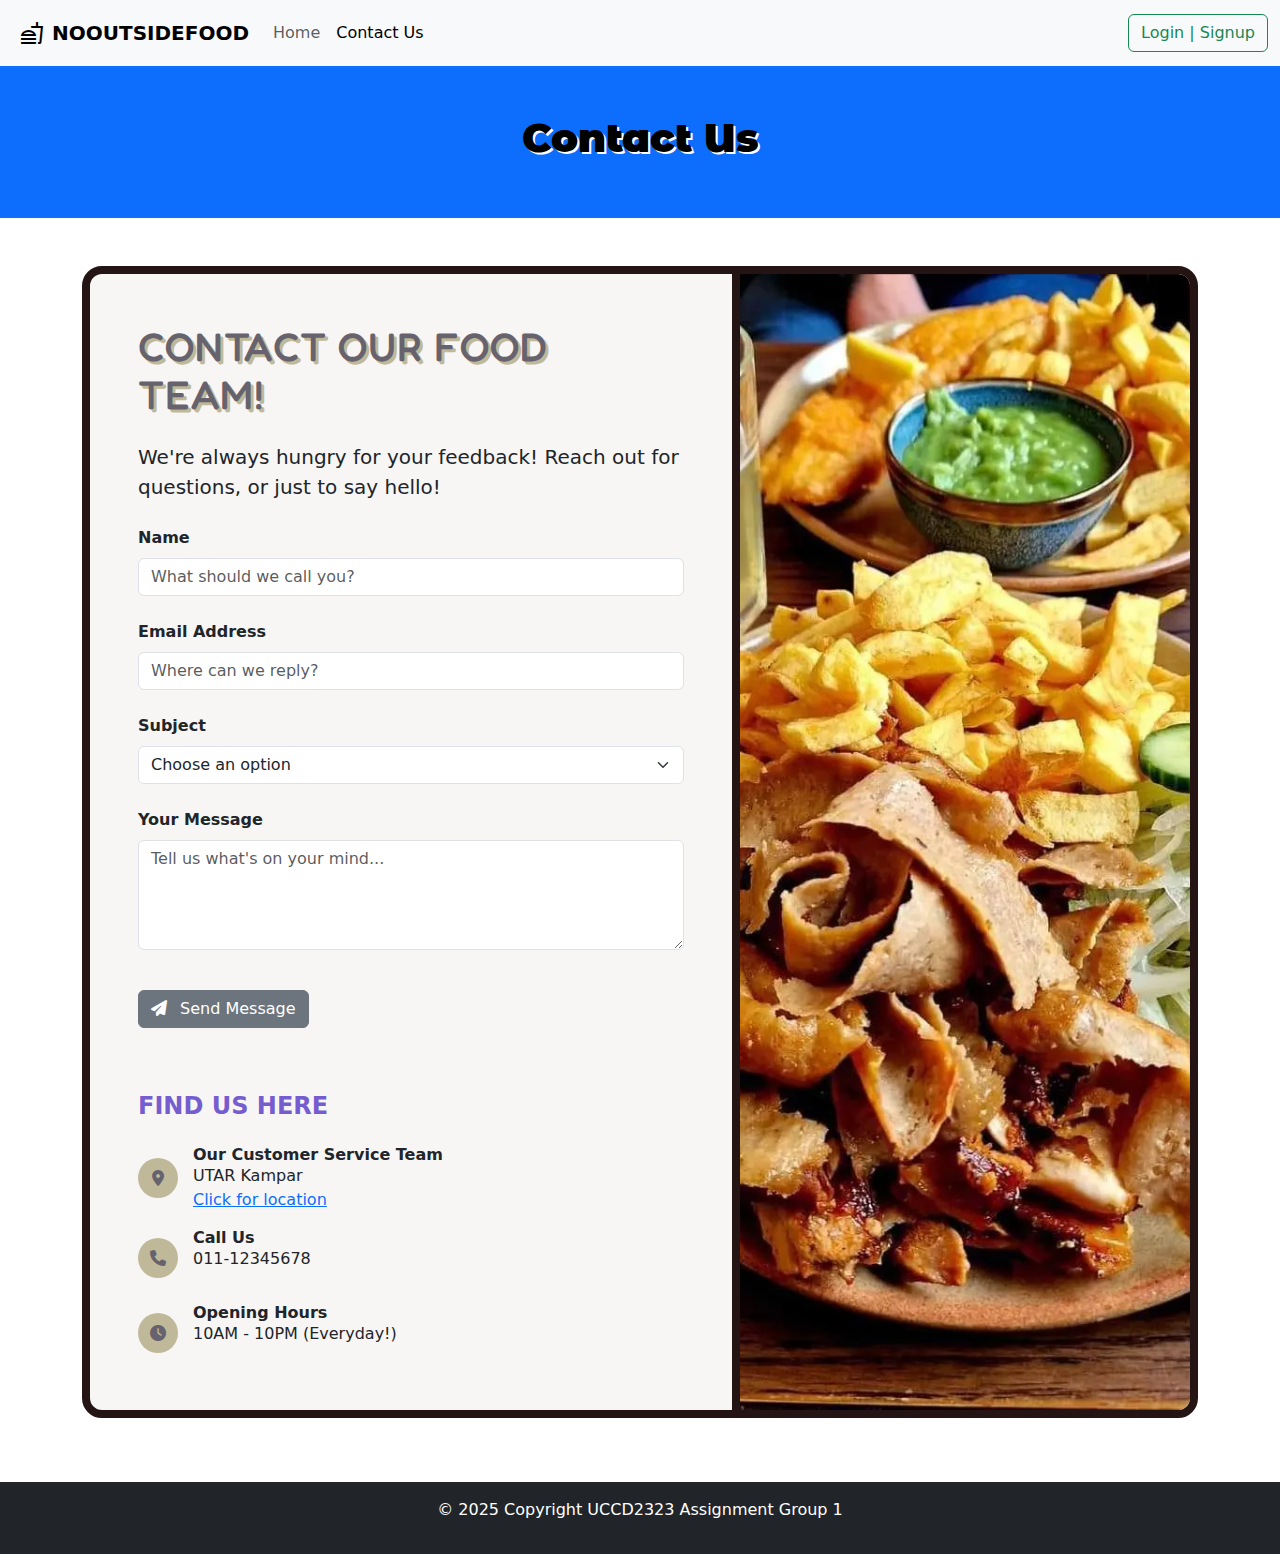
<file: ContactUs.html>
<!DOCTYPE html>
<html lang="en">

<head>
    <!--Meta Element-->
    <meta charset="UTF-8">
    <meta name="viewport" content="width=device-width, initial-scale=1.0">
    <meta name="author" content="Tan Yu Keat">

    <title>Contact Us</title>

    <!--CSS File-->
    <link rel="stylesheet" href="ContactUs/ContactUs.css">

    <!-- Bootstrap CSS -->
    <link rel="stylesheet" href="https://cdn.jsdelivr.net/npm/bootstrap@5.3.2/dist/css/bootstrap.min.css">

    <!--Google Icon-->
    <link rel="stylesheet" href="https://fonts.googleapis.com/css2?family=Material+Symbols+Outlined:opsz,wght,FILL,GRAD@24,400,0,0&icon_names=fastfood" />

     <!-- Font Awesome -->
    <link rel="stylesheet" href="https://cdnjs.cloudflare.com/ajax/libs/font-awesome/6.4.0/css/all.min.css">
    
    <!-- Google Fonts - Playful street food style -->
    <link href="https://fonts.googleapis.com/css2?family=Fredoka+One&family=Poppins:wght@400;600;700&display=swap"rel="stylesheet">
    
</head>

<body>
    <!--Navigation Bar-->
    <nav class="navbar navbar-expand-lg navbar-light bg-light">
        <div class="container-fluid">
            <a href="#" class="navbar-brand d-flex align-items-center" id="mainIcon">
                <span class="material-symbols-outlined m-2">fastfood</span>
                <strong>NOOUTSIDEFOOD</strong>
            </a>
            <button class="navbar-toggler" type="button" data-bs-toggle="collapse" data-bs-target="#navbarNav"
                aria-controls="navbarNav" aria-expanded="false" aria-label="Toggle navigation">
                <span class="navbar-toggler-icon"></span>
            </button>
            <div class="collapse navbar-collapse" id="navbarNav">
                <ul class="navbar-nav me-auto mb-2 mb-lg-0">
                    <li class="nav-item">
                        <a class="nav-link" aria-current="page" href="index.html">Home</a>
                    </li>
                    <li class="nav-item">
                        <a class="nav-link active" aria-current="page" href="#">Contact Us</a>
                    </li>
                </ul>
                <ul class="navbar-nav">
                    <li class="nav-item">
                        <button class="btn btn-outline-success" onclick="location.assign('userAuth/userAuth.html')">Login | Signup</button>
                    </li>
                </ul>
            </div>
        </div>
    </nav>

    <!--Header-->
    <header class="bg-primary text-white text-center py-5">
        <h1 class="headerTitle">Contact Us</h1>
    </header>

    <!-- Content Section -->
    <section>
        <div class="container py-5">
            <div class="contact-container">
                <div class="row g-0">
                    <!-- Left Column - Contact Form -->
                    <div class="col-lg-7 p-5">
                        <h1 class="header-title mb-4">CONTACT OUR FOOD TEAM!</h1>

                        <p class="lead mb-4">We're always hungry for your feedback! Reach out for questions, or just to say hello!</p>

                        <form action="mailto:anye050112@gmail.com" method="POST">
                            <div class="mb-4">
                                <label for="name" class="form-label fw-bold">Name</label>
                                <input type="text" class="form-control" name="name" placeholder="What should we call you?"
                                    required>
                            </div>
                            <div class="mb-4">
                                <label for="email" class="form-label fw-bold">Email Address</label>
                                <input type="email" class="form-control" name="email" placeholder="Where can we reply?"
                                    required>
                            </div>
                            <div class="mb-4">
                                <label for="subject" class="form-label fw-bold">Subject</label>
                                <select class="form-select" name="subject">
                                    <option selected>Choose an option</option>
                                    <option>Partnership</option>
                                    <option>General</option>
                                </select>
                            </div>
                            <div class="mb-4">
                                <label for="message" class="form-label fw-bold">Your Message</label>
                                <textarea class="form-control" name="message" rows="4"
                                    placeholder="Tell us what's on your mind..." required></textarea>
                            </div>
                            <button type="submit" class="btn btn-secondary mt-3">
                                <i class="fas fa-paper-plane me-2"></i> Send Message
                            </button>
                        </form>

                        <div class="contact-info mt-5 pt-3">
                            <h4 class="mb-4 fw-bold" style="color: var(--accent);">FIND US HERE</h4>
                            <div class="d-flex align-items-center mb-3">
                                <div class="contact-icon">
                                    <i class="fas fa-map-marker-alt"></i>
                                </div>
                                <div>
                                    <h6 class="mb-0 fw-bold">Our Customer Service Team</h6>
                                    <p class="mb-0">UTAR Kampar </p>
                                    <a href="https://maps.app.goo.gl/23PKrZxwWhbeuCRe6">Click for location</a>
                                </div>
                            </div>
                            <div class="d-flex align-items-center mb-3">
                                <div class="contact-icon">
                                    <i class="fas fa-phone"></i>
                                </div>
                                <div>
                                    <h6 class="mb-0 fw-bold">Call Us</h6>
                                    <p>011-12345678</p>
                                </div>
                            </div>
                            <div class="d-flex align-items-center">
                                <div class="contact-icon">
                                    <i class="fas fa-clock"></i>
                                </div>
                                <div>
                                    <h6 class="mb-0 fw-bold">Opening Hours</h6>
                                    <p>10AM - 10PM (Everyday!)</p>
                                </div>
                            </div>
                        </div>
                    </div>

                    <!-- Right Column - Image -->
                    <div class="col-lg-5 d-none d-lg-block">
                        <div class="contact-image h-100"></div>
                    </div>
                </div>
            </div>
        </div>
    </section>

    <!--Page footer-->
    <footer class="text-white mt-3 py-3 bg-dark text-center">
        <div class="container-fluid ">
            <p class="d-5">&copy; 2025 Copyright UCCD2323 Assignment Group 1</p>
        </div>
    </footer>

    <!-- Bootstrap JS -->
    <script src="https://cdn.jsdelivr.net/npm/bootstrap@5.3.0/dist/js/bootstrap.bundle.min.js"></script>
</body>


</html>
</file>
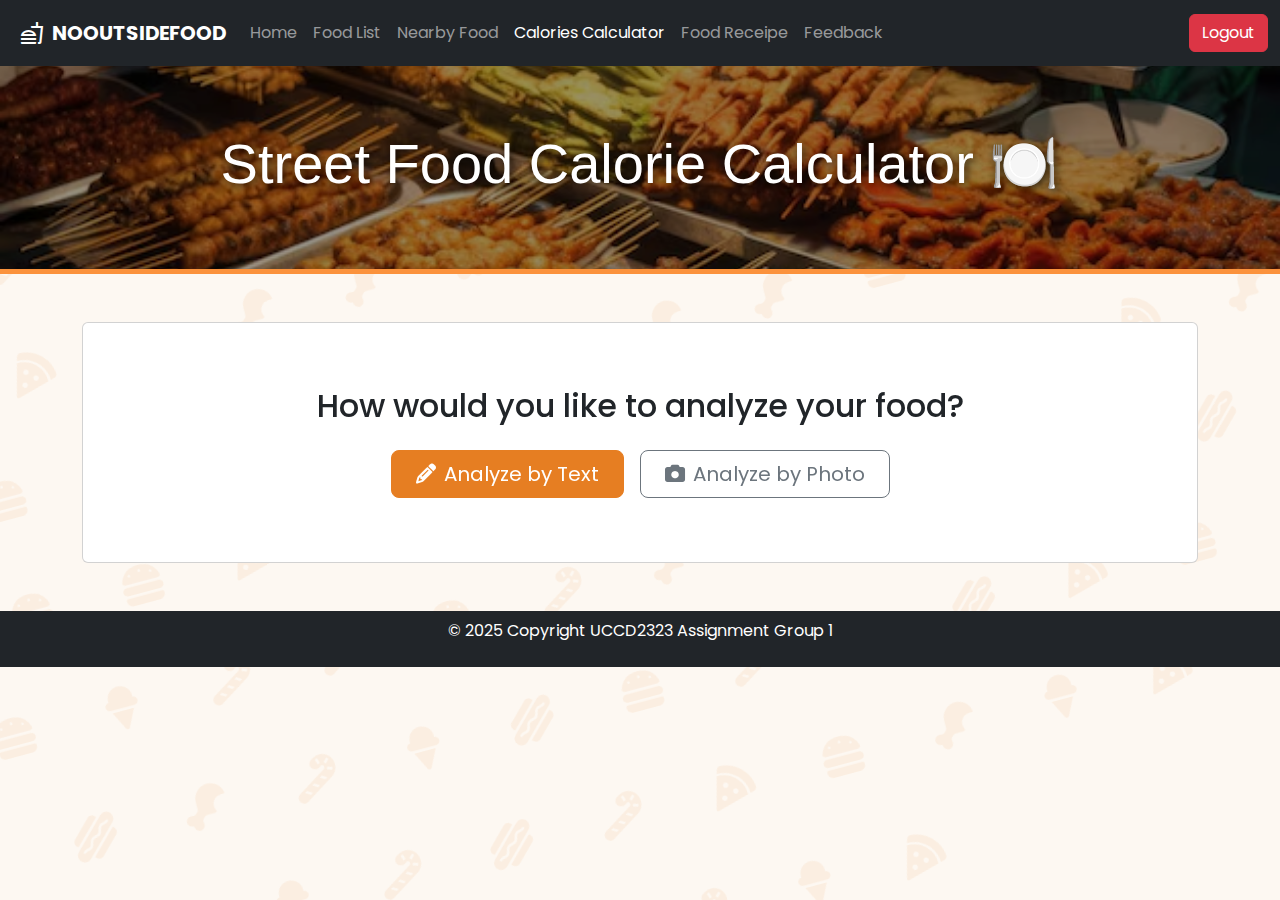
<file: caloriesCalculator/caloriesCalculator.html>
<!DOCTYPE html>
<html lang="en">

<head>
    <!-- Standard meta tags for character set and responsive design -->
    <meta charset="UTF-8">

    <link rel="icon" type="image/svg+xml" href="https://camo.githubusercontent.com/13cf29fb7159a77be6809717b70ebbf783dabecf12f5174e6dfe4c102f2e485e/68747470733a2f2f63646e2d69636f6e732d706e672e666c617469636f6e2e636f6d2f3531322f343130382f343130383832342e706e67" />
    
    <meta name="author" content="Cheah Jing Yik">
    
    <meta name="viewport" content="width=device-width, initial-scale=1.0">
    <title>Street Food Calorie Calculator - Explore Street Food</title>

    <!-- External Stylesheets -->
    <link href="https://cdn.jsdelivr.net/npm/bootstrap@5.3.2/dist/css/bootstrap.min.css" rel="stylesheet">

    <!-- Custom styles -->
    <link rel="stylesheet" href="calories-styles.css"> 

    <!-- Google Font Poppins -->
    <link href="https://fonts.googleapis.com/css2?family=Poppins:wght@400;600;700;800&display=swap" rel="stylesheet">

    <!-- Custom font -->
    <link rel="stylesheet" href="https://cdnjs.cloudflare.com/ajax/libs/font-awesome/6.1.1/css/all.min.css">

    <!--Google Icon-->
    <link rel="stylesheet" href="https://fonts.googleapis.com/css2?family=Material+Symbols+Outlined:opsz,wght,FILL,GRAD@24,400,0,0&icon_names=fastfood" />

    <!-- ADDED: Style to hide all image elements in results -->
    <style>
        .result-thumb,
        .candidate-card img,
        .history-item img,
        .history-thumb {
            display: none !important;
        }
    </style>
</head>

<body>
    <!--Navigation Bar-->
    <nav class="navbar navbar-expand-lg navbar-dark bg-dark">
        <div class="container-fluid">
            <a href="#" class="navbar-brand d-flex align-items-center" id="mainIcon">
                <span class="material-symbols-outlined m-2">fastfood</span>
                <strong>NOOUTSIDEFOOD</strong>
            </a>
            <button class="navbar-toggler" type="button" data-bs-toggle="collapse" data-bs-target="#navbarNav"
                aria-controls="navbarNav" aria-expanded="false" aria-label="Toggle navigation">
                <span class="navbar-toggler-icon"></span>
            </button>
            <div class="collapse navbar-collapse" id="navbarNav">
                <ul class="navbar-nav me-auto mb-2 mb-lg-0">
                    <li class="nav-item">
                        <a class="nav-link" aria-current="page" href="../userMain/userMain.html">Home</a>
                    </li>
                    <li class="nav-item">
                        <a class="nav-link" aria-current="page" href="../foodList/foodList.html">Food List</a>
                    </li>
                    <li class="nav-item">
                        <a class="nav-link" aria-current="page" href="../NearbyFood/NearbyFood.html">Nearby Food</a>
                    </li>
                    <li class="nav-item">
                        <a class="nav-link active" aria-current="page" href="#">Calories Calculator</a>
                    </li>
                    <li class="nav-item">
                        <a class="nav-link" aria-current="page" href="../foodRecipe/foodRecipe.html">Food Receipe</a>
                    </li>
                    <li class="nav-item">
                        <a class="nav-link" aria-current="page" href="../feedback/feedback.html">Feedback</a>
                    </li>
                </ul>
                <ul class="navbar-nav">
                    <li class="nav-item">
                        <button class="btn btn-danger" id="logoutButton">Logout</button>
                    </li>
                </ul>
            </div>
        </div>
    </nav>
    
    <!-- This empty div is the container for the animated food icon background. -->
    <div id="iconBackground" aria-hidden="true"></div>

    <!-- Main container for all visible content, centered on the page -->
    <header class="animated-header">
        <h1>Street Food Calorie Calculator 🍽️</h1>
    </header>
    <div class="container my-5">

        <main>
            <!-- Section 1: Initial Choice (Analyze by Text or Photo) -->
            <div id="choiceSection" class="card p-4 p-md-5 text-center">
                <div class="card-body">
                    <h2 class="card-title mb-4">How would you like to analyze your food?</h2>
                    <div class="d-grid gap-3 d-sm-flex justify-content-sm-center">
                        <button id="chooseTextBtn" class="btn btn-primary btn-lg px-4 gap-3"><i
                                class="fas fa-pencil-alt me-2"></i>Analyze by Text</button>
                        <button id="chooseImageBtn" class="btn btn-outline-secondary btn-lg px-4"><i
                                class="fas fa-camera me-2"></i>Analyze by Photo</button>
                    </div>
                </div>
            </div>

            <!-- Section 2: Text Analyzer -->
            <div id="textAnalyzerSection" class="analyzer-container" style="display: none;">
                <button class="btn btn-sm btn-outline-secondary back-btn mb-3"><i class="fas fa-arrow-left"></i> Back to
                    Choices</button>
                <div class="card p-4">
                    <div class="input-section">
                        <textarea id="textInput" class="form-control" rows="3"
                            placeholder="e.g., '1 plate of char kway teow' or 'a bowl of laksa'"></textarea>
                        <div class="d-grid gap-2 mt-3">
                            <button id="analyzeTextBtn" class="btn btn-success">Analyze Text</button>
                        </div>
                    </div>
                    <div class="results-section mt-4">
                        <h2 class="h4">Nutritional Analysis</h2>
                        <div id="textResultsContent">
                            <p class="text-muted">Enter a description to get started!</p>
                        </div>
                        <div id="allCaloriesList" class="list-group mt-3" style="display: none;"></div>
                        <div id="textLoader" class="loader" style="display: none;"></div>
                    </div>
                    <!-- Social media sharing links -->
                    <div id="socialShareContainer" class="social-share-container mt-4 pt-3 border-top"
                        style="display: none;">
                        <h3 class="h6">Share this finding!</h3>
                        <div class="social-icons">
                            <a id="shareTwitter" href="#" target="_blank" class="social-icon twitter"><i
                                    class="fab fa-twitter"></i></a>
                            <a id="shareFacebook" href="#" target="_blank" class="social-icon facebook"><i
                                    class="fab fa-facebook-f"></i></a>
                        </div>
                    </div>
                </div>
            </div>

            <!-- Section 3: Image Analyzer -->
            <div id="imageAnalyzerSection" class="analyzer-container" style="display: none;">
                <button class="btn btn-sm btn-outline-secondary back-btn mb-3"><i class="fas fa-arrow-left"></i> Back to
                    Choices</button>
                <div class="card p-4">
                    <div class="upload-section text-center">
                        <input type="file" id="imageUpload" accept="image/*" class="d-none">
                        <label for="imageUpload" class="btn btn-outline-primary w-100 mb-3">
                            <i class="fas fa-camera me-2"></i>Choose a Photo
                        </label>
                        <div class="image-preview-container border rounded bg-light">
                            <img id="imagePreview"
                                src="[data-uri]"
                                alt="Image preview" class="image-preview img-fluid">
                            <span id="imagePreviewText" class="text-muted">Your food photo will appear here</span>
                        </div>
                        <div class="d-grid mt-3">
                            <button id="analyzePhotoBtn" class="btn btn-success">Analyse Photo</button>
                        </div>
                    </div>
                    <div class="results-section mt-4">
                        <h2 class="h4">Nutritional Analysis</h2>
                        <div id="imageResultsContent">
                            <p class="text-muted">Upload an image to see the magic happen!</p>
                        </div>
                        <div id="imageLoader" class="loader" style="display: none;"></div>
                    </div>
                </div>
            </div>

            <!-- Section 4: History -->
            <div id="historyContainer" class="mt-5" style="display: none;">
                <h2>Your Recent History</h2>
                <div id="historyList" class="list-group"></div>
                <button id="clearHistoryBtn" class="btn btn-danger mt-3">Clear History</button>
            </div>
        </main>
    </div>

    <!--Page footer-->
    <footer class="text-white bg-dark text-center">
        <div class="container-fluid py-2">
            <p class="d-5">&copy; 2025 Copyright UCCD2323 Assignment Group 1</p>
        </div>
    </footer>

    <!-- JQuery CDN -->
    <script src="https://ajax.googleapis.com/ajax/libs/jquery/3.7.1/jquery.min.js"></script>
    <!-- Bootstrap JS -->
    <script src="https://cdn.jsdelivr.net/npm/bootstrap@5.3.0/dist/js/bootstrap.bundle.min.js"></script>
    <!-- JavaScript File -->
    <script src="../logout.js"></script>
    <script src="calories-script.js"></script>

    <!-- All Gemini API logic is self-contained in this script block -->
    <script type="module">
        import { GoogleGenerativeAI } from "https://esm.run/@google/generative-ai";

        // --- 1. CONFIGURATION ---
        const API_KEY = "AIzaSyCmqgL6gMwSx11ZPlLauSjowgxfPt5w9G4"; // <-- IMPORTANT: Replace with your actual Gemini API key

        // --- 2. GEMINI INITIALIZATION ---
        const genAI = new GoogleGenerativeAI(API_KEY);
        const model = genAI.getGenerativeModel({ model: "gemini-1.5-flash" });

        // --- 3. HELPER FUNCTIONS ---
        async function fileToGenerativePart(file) {
            const base64EncodedDataPromise = new Promise((resolve) => {
                const reader = new FileReader();
                reader.onloadend = () => resolve(reader.result.split(',')[1]);
                reader.readAsDataURL(file);
            });
            return {
                inlineData: { data: await base64EncodedDataPromise, mimeType: file.type },
            };
        }

        async function getAiAnalysis(textQuery, imagePart = null) {
            const prompt = `
                You are a nutritional information expert for a street food calorie calculator app.
                Your task is to provide nutritional data for the user's query.
                Your response MUST be a single, valid JSON object and nothing else.

                **Response Rules:**

                1.  **SINGLE RESULT**: If confident, return a JSON object like this (DO NOT include an 'image' field):
                    {
                      "name": "Nasi Lemak",
                      "calories": 400,
                      "protein": "20g",
                      "carbohydrates": "45g",
                      "fat": "16g",
                      "servingSize": "1 plate"
                    }

                2.  **MULTIPLE CANDIDATES**: If the query is ambiguous (e.g., "curry"), return a "candidates" array. Each object must follow the same structure as a single result (no 'image' field).
                    {
                      "candidates": [
                        { "name": "Curry Mee", ... },
                        { "name": "Roti Canai", ... }
                      ]
                    }

                3.  **NO MATCH**: If no data is found, return this exact object:
                    {
                      "error": "Sorry, I couldn't find nutritional data for that. Please try a different food."
                    }

                **User Query:** "${textQuery}"
            `;

            const contents = imagePart ? [prompt, imagePart] : [prompt];
            const result = await model.generateContent(contents);
            const responseText = await result.response.text();

            const cleanedJsonString = responseText.replace(/```json/g, '').replace(/```/g, '').trim();

            try {
                return JSON.parse(cleanedJsonString);
            } catch (e) {
                console.error("JSON Parsing Error:", e, "Raw response:", cleanedJsonString);
                return { error: "The AI returned an invalid response. Please try again." };
            }
        }

        // --- 4. EVENT HANDLERS ---
        $(document).ready(function () {
            const textInput = $('#textInput');
            const textResultsContent = $('#textResultsContent');
            const textLoader = $('#textLoader');
            const imageUpload = $('#imageUpload');
            const imageResultsContent = $('#imageResultsContent');
            const imageLoader = $('#imageLoader');

            function processApiResponse(data, $resultsContainer) {
                if (data.error) {
                    $resultsContainer.html(`<p class="text-warning text-center mt-3">${data.error}</p>`);
                } else if (data.candidates) {
                    window.displayCandidates(data.candidates, $resultsContainer);
                } else if (data.name) {
                    window.displayResults(data, $resultsContainer);
                    window.saveToHistory(data);
                } else {
                    $resultsContainer.html('<p class="text-danger text-center mt-3">The AI returned an unexpected response format.</p>');
                }
            }

            $('#analyzeTextBtn').off('click').on('click', async function () {
                const query = textInput.val().trim();
                if (!query) {
                    alert("Please enter a food name or description.");
                    return;
                }
                textResultsContent.html('');
                textLoader.show();
                $('#socialShareContainer').hide();
                try {
                    const data = await getAiAnalysis(query);
                    processApiResponse(data, textResultsContent);
                } catch (error) {
                    console.error("Gemini API Error (Text):", error);
                    textResultsContent.html('<p class="text-danger text-center mt-3">An error occurred while contacting the AI. Please check the console.</p>');
                } finally {
                    textLoader.hide();
                }
            });

            $('#analyzePhotoBtn').off('click').on('click', async function () {
                const files = imageUpload[0].files;
                if (files.length === 0) {
                    alert("Please choose a photo to analyze.");
                    return;
                }
                imageResultsContent.html('');
                imageLoader.show();
                try {
                    const imagePart = await fileToGenerativePart(files[0]);
                    const data = await getAiAnalysis("the food in the image", imagePart);
                    processApiResponse(data, imageResultsContent);
                } catch (error) {
                    console.error("Gemini API Error (Image):", error);
                    imageResultsContent.html('<p class="text-danger text-center mt-3">An error occurred while contacting the AI. Please check the console.</p>');
                } finally {
                    imageLoader.hide();
                }
            });
        });
    </script>

</body>


</html>
</file>
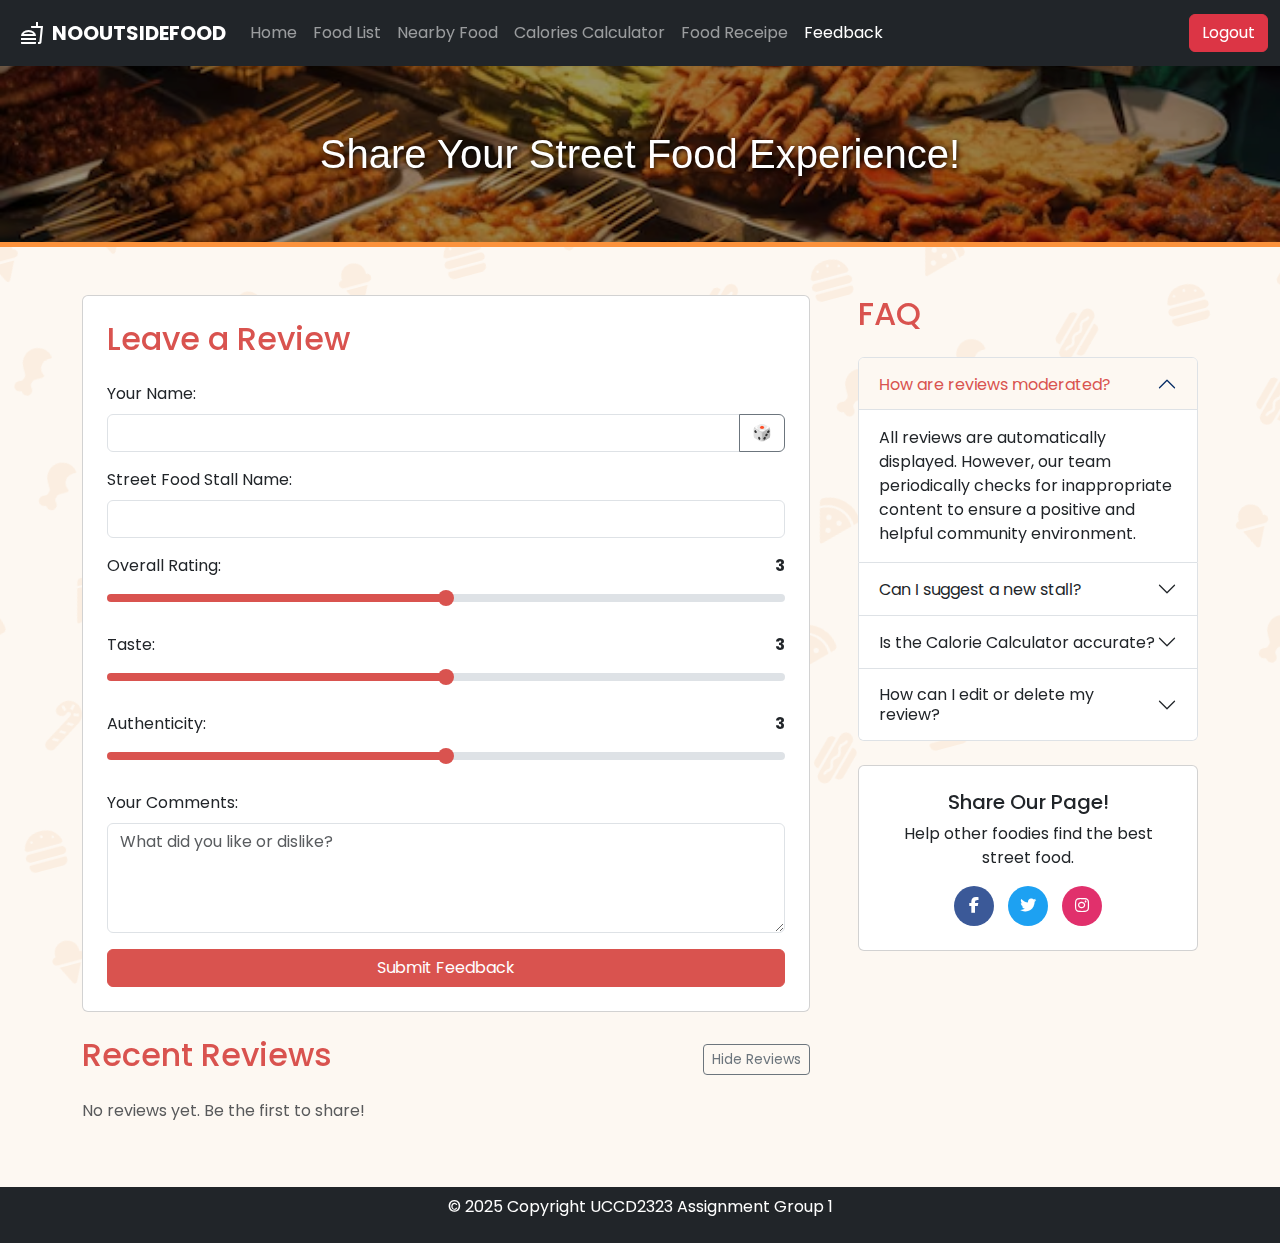
<file: feedback/feedback.html>
<!DOCTYPE html>
<html lang="en">

<head>
    <meta charset="UTF-8">
    <meta name="viewport" content="width=device-width, initial-scale=1.0">
    <title>Feedback - Explore Street Food</title>

    <!-- Bootstrap CSS v5.3.7 -->
    <link rel="stylesheet" href="https://cdn.jsdelivr.net/npm/bootstrap@5.3.7/dist/css/bootstrap.min.css">

    <!-- Custom CSS -->
    <link rel="stylesheet" href="feedback-styles.css">

   <!-- Google Font Poppins -->
    <link href="https://fonts.googleapis.com/css2?family=Poppins:wght@400;600;700;800&display=swap" rel="stylesheet">

    <!--Google Icon-->
    <link rel="stylesheet" href="https://fonts.googleapis.com/css2?family=Material+Symbols+Outlined:opsz,wght,FILL,GRAD@24,400,0,0&icon_names=fastfood" />

    <!-- Font Awesome -->
    <link rel="stylesheet" href="https://cdnjs.cloudflare.com/ajax/libs/font-awesome/6.4.0/css/all.min.css">
</head>

<body>
    <!--Navigation Bar-->
    <nav class="navbar navbar-expand-lg navbar-dark bg-dark">
        <div class="container-fluid">
            <a href="#" class="navbar-brand d-flex align-items-center" id="mainIcon">
                <span class="material-symbols-outlined m-2">fastfood</span>
                <strong>NOOUTSIDEFOOD</strong>
            </a>
            <button class="navbar-toggler" type="button" data-bs-toggle="collapse" data-bs-target="#navbarNav"
                aria-controls="navbarNav" aria-expanded="false" aria-label="Toggle navigation">
                <span class="navbar-toggler-icon"></span>
            </button>
            <div class="collapse navbar-collapse" id="navbarNav">
                <ul class="navbar-nav me-auto mb-2 mb-lg-0">
                    <li class="nav-item">
                        <a class="nav-link" aria-current="page" href="../userMain/userMain.html">Home</a>
                    </li>
                    <li class="nav-item">
                        <a class="nav-link" aria-current="page" href="../foodList/foodList.html">Food List</a>
                    </li>
                    <li class="nav-item">
                        <a class="nav-link" aria-current="page" href="../NearbyFood/NearbyFood.html">Nearby Food</a>
                    </li>
                    <li class="nav-item">
                        <a class="nav-link" aria-current="page" href="../caloriesCalculator/caloriesCalculator.html">Calories Calculator</a>
                    </li>
                    <li class="nav-item">
                        <a class="nav-link" aria-current="page" href="../foodRecipe/foodRecipe.html">Food Receipe</a>
                    </li>
                    <li class="nav-item">
                        <a class="nav-link active" aria-current="page" href="#">Feedback</a>
                    </li>
                </ul>
                <ul class="navbar-nav">
                    <li class="nav-item">
                        <button class="btn btn-danger" id="logoutButton">Logout</button>
                    </li>
                </ul>
            </div>
        </div>
    </nav>

    <div id="navbar-placeholder"></div>
    <!-- This empty div is the container for the animated food icon background. -->
    <div id="iconBackground" aria-hidden="true"></div>

    <header class="animated-header">
        <h1>Share Your Street Food Experience!</h1>
        <div class="falling food" id="foodContainer"></div>
    </header>

    <div class="container my-5">
        <div class="row g-5">
            <!-- Left Column: Form and Reviews -->
            <div class="col-lg-8">
                <div class="form-container card p-4 mb-4">
                    <h2 class="mb-4">Leave a Review</h2>
                    <form id="feedbackForm">
                        <div class="mb-3">
                            <label for="userName" class="form-label">Your Name:</label>
                            <div class="input-group">
                                <input type="text" id="userName" class="form-control" required>
                                <button class="btn btn-outline-secondary" type="button" id="randomUserBtn"
                                    title="Get a random name">🎲</button>
                            </div>
                        </div>
                        <div class="mb-3">
                            <label for="stallName" class="form-label">Street Food Stall Name:</label>
                            <input type="text" id="stallName" class="form-control" required>
                        </div>
                        <div class="mb-3">
                            <div class="d-flex justify-content-between">
                                <label for="rating" class="form-label">Overall Rating:</label>
                                <output for="rating" class="fw-bold">3</output>
                            </div>
                            <input type="range" id="rating" class="form-range" min="1" max="5" value="3">
                        </div>
                        <div class="mb-3">
                            <div class="d-flex justify-content-between">
                                <label for="taste" class="form-label">Taste:</label>
                                <output for="taste" class="fw-bold">3</output>
                            </div>
                            <input type="range" id="taste" class="form-range" min="1" max="5" value="3">
                        </div>
                        <div class="mb-3">
                            <div class="d-flex justify-content-between">
                                <label for="authenticity" class="form-label">Authenticity:</label>
                                <output for="authenticity" class="fw-bold">3</output>
                            </div>
                            <input type="range" id="authenticity" class="form-range" min="1" max="5" value="3">
                        </div>
                        <div class="mb-3">
                            <label for="comments" class="form-label">Your Comments:</label>
                            <textarea id="comments" class="form-control" rows="4"
                                placeholder="What did you like or dislike?" required></textarea>
                        </div>
                        <button type="submit" class="btn btn-primary w-100">Submit Feedback</button>
                    </form>
                </div>

                <div class="feedback-display-container">
                    <div class="d-flex justify-content-between align-items-center mb-3">
                        <h2>Recent Reviews</h2>
                        <button id="toggleReviewsBtn" class="btn btn-sm btn-outline-secondary">Hide Reviews</button>
                    </div>
                    <div id="feedback-list">
                        <p class="text-muted">No reviews yet. Be the first to share!</p>
                    </div>
                </div>
            </div>

            <!-- Right Column: FAQ -->
            <div class="col-lg-4">
                <div class="faq-container">
                    <h2 class="mb-4">FAQ</h2>
                    <div class="accordion" id="faqAccordion">
                        <div class="accordion-item">
                            <h2 class="accordion-header">
                                <button class="accordion-button" type="button" data-bs-toggle="collapse"
                                    data-bs-target="#collapseOne" aria-expanded="true" aria-controls="collapseOne">
                                    How are reviews moderated?
                                </button>
                            </h2>
                            <div id="collapseOne" class="accordion-collapse collapse show"
                                data-bs-parent="#faqAccordion">
                                <div class="accordion-body">
                                    All reviews are automatically displayed. However, our team periodically checks for
                                    inappropriate content to ensure a positive and helpful community environment.
                                </div>
                            </div>
                        </div>
                        <div class="accordion-item">
                            <h2 class="accordion-header">
                                <button class="accordion-button collapsed" type="button" data-bs-toggle="collapse"
                                    data-bs-target="#collapseTwo" aria-expanded="false" aria-controls="collapseTwo">
                                    Can I suggest a new stall?
                                </button>
                            </h2>
                            <div id="collapseTwo" class="accordion-collapse collapse" data-bs-parent="#faqAccordion">
                                <div class="accordion-body">
                                    Absolutely! While this form is for reviews, you can use our main 'Contact Us' page
                                    to suggest new stalls. We love hearing about hidden gems!
                                </div>
                            </div>
                        </div>
                        <div class="accordion-item">
                            <h2 class="accordion-header">
                                <button class="accordion-button collapsed" type="button" data-bs-toggle="collapse"
                                    data-bs-target="#collapseThree" aria-expanded="false" aria-controls="collapseThree">
                                    Is the Calorie Calculator accurate?
                                </button>
                            </h2>
                            <div id="collapseThree" class="accordion-collapse collapse" data-bs-parent="#faqAccordion">
                                <div class="accordion-body">
                                    Our Calorie Calculator provides an estimate based on a public food database. It's a
                                    great tool for general guidance, but calorie counts can vary.
                                </div>
                            </div>
                        </div>
                        <div class="accordion-item">
                            <h2 class="accordion-header">
                                <button class="accordion-button collapsed" type="button" data-bs-toggle="collapse"
                                    data-bs-target="#collapseFour" aria-expanded="false" aria-controls="collapseFour">
                                    How can I edit or delete my review?
                                </button>
                            </h2>
                            <div id="collapseFour" class="accordion-collapse collapse" data-bs-parent="#faqAccordion">
                                <div class="accordion-body">
                                    You can edit or delete your own reviews during your current browser session. If you
                                    submit a review, you will see edit and delete buttons appear on it.
                                </div>
                            </div>
                        </div>
                    </div>
                </div>
                <div class="social-share-container card p-4 mt-4 text-center">
                    <h2 class="h5">Share Our Page!</h2>
                    <p>Help other foodies find the best street food.</p>
                    <div class="social-icons">
                        <a href="#" class="social-icon facebook"><i class="fa-brands fa-facebook-f"></i></a>
                        <a href="#" class="social-icon twitter"><i class="fa-brands fa-twitter"></i></a>
                        <a href="#" class="social-icon instagram"><i class="fa-brands fa-instagram"></i></a>
                    </div>
                </div>
            </div>
        </div>
    </div>

    <!--Page footer-->
    <footer class="text-white bg-dark text-center">
        <div class="container-fluid py-2">
            <p class="d-5">&copy; 2025 Copyright UCCD2323 Assignment Group 1</p>
        </div>
    </footer>

    
    <!-- JQuery CDN -->
    <script src="https://ajax.googleapis.com/ajax/libs/jquery/3.7.1/jquery.min.js"></script>
    <!-- Bootstrap JS -->
    <script src="https://cdn.jsdelivr.net/npm/bootstrap@5.3.0/dist/js/bootstrap.bundle.min.js"></script>
    <!-- JavaScript File -->
    <script src="feedback-script.js"></script>
    <script src="../logout.js"></script>

</body>

</html>
</file>
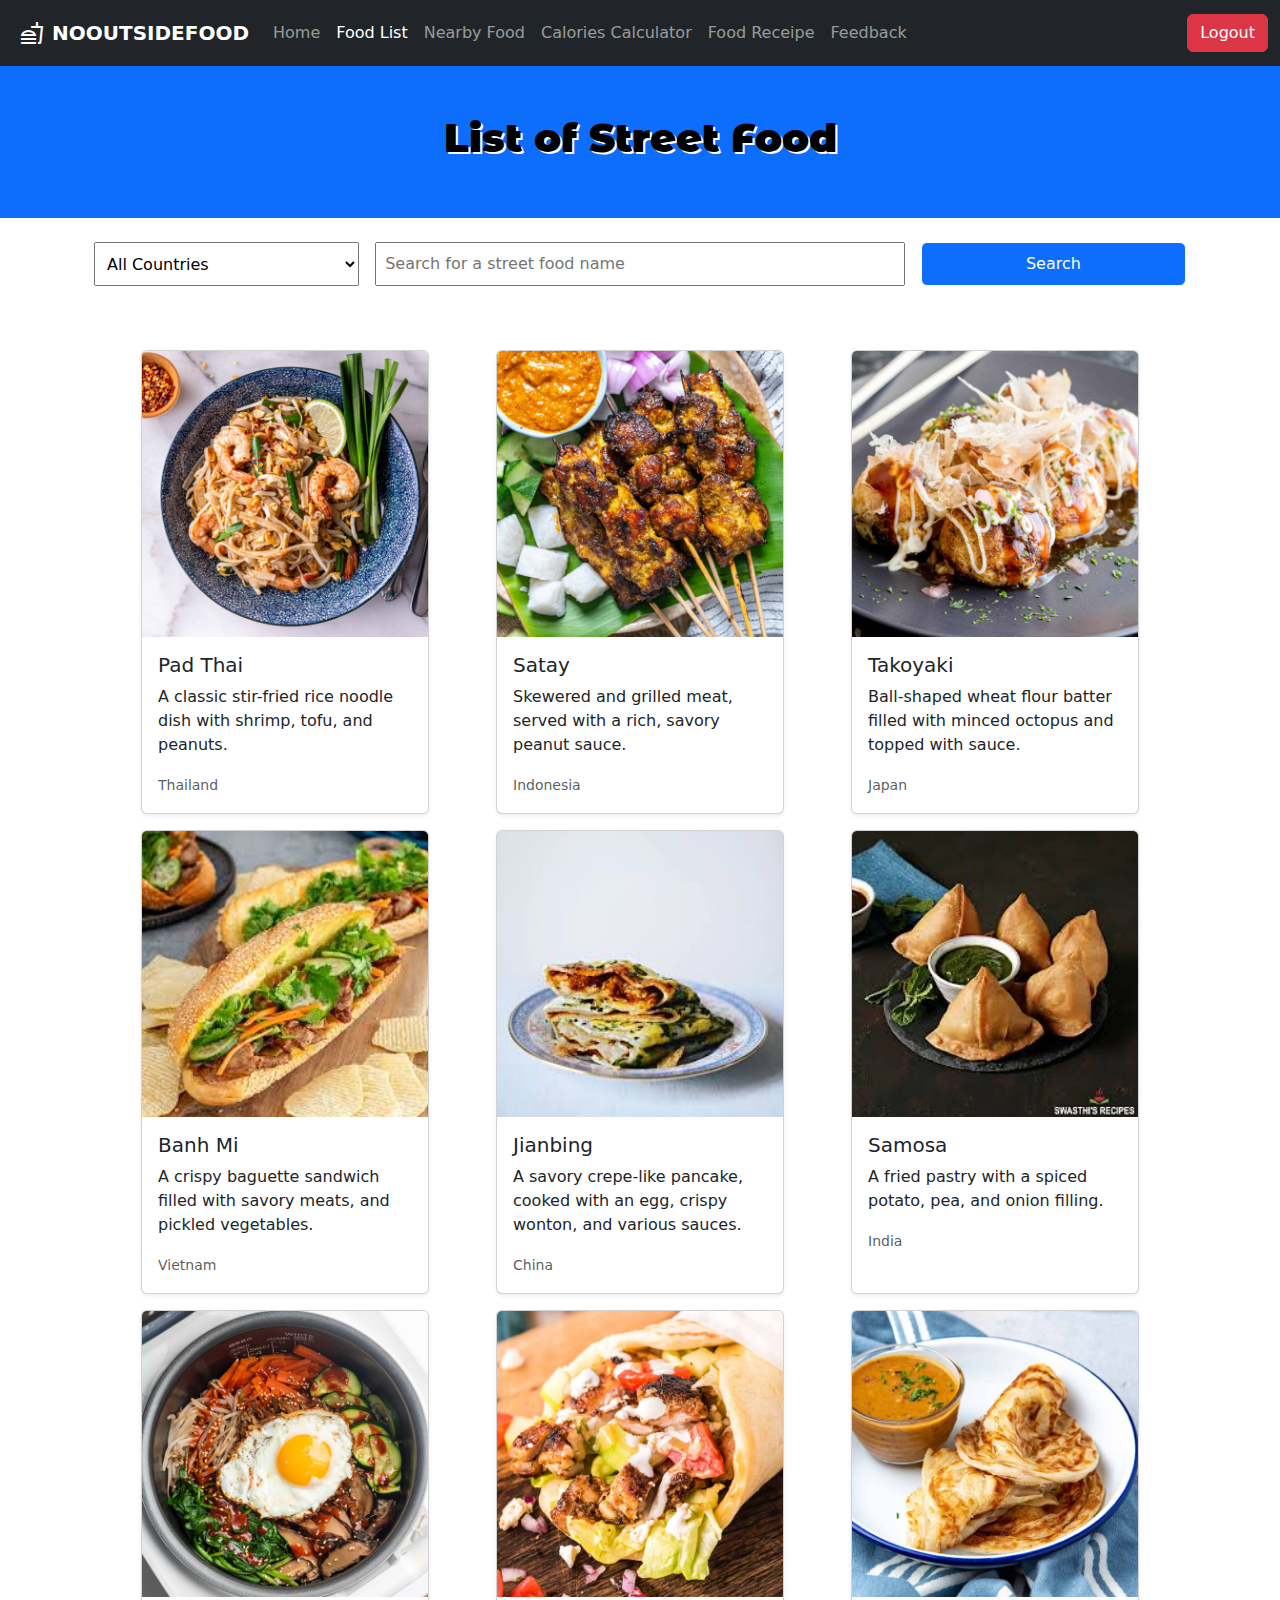
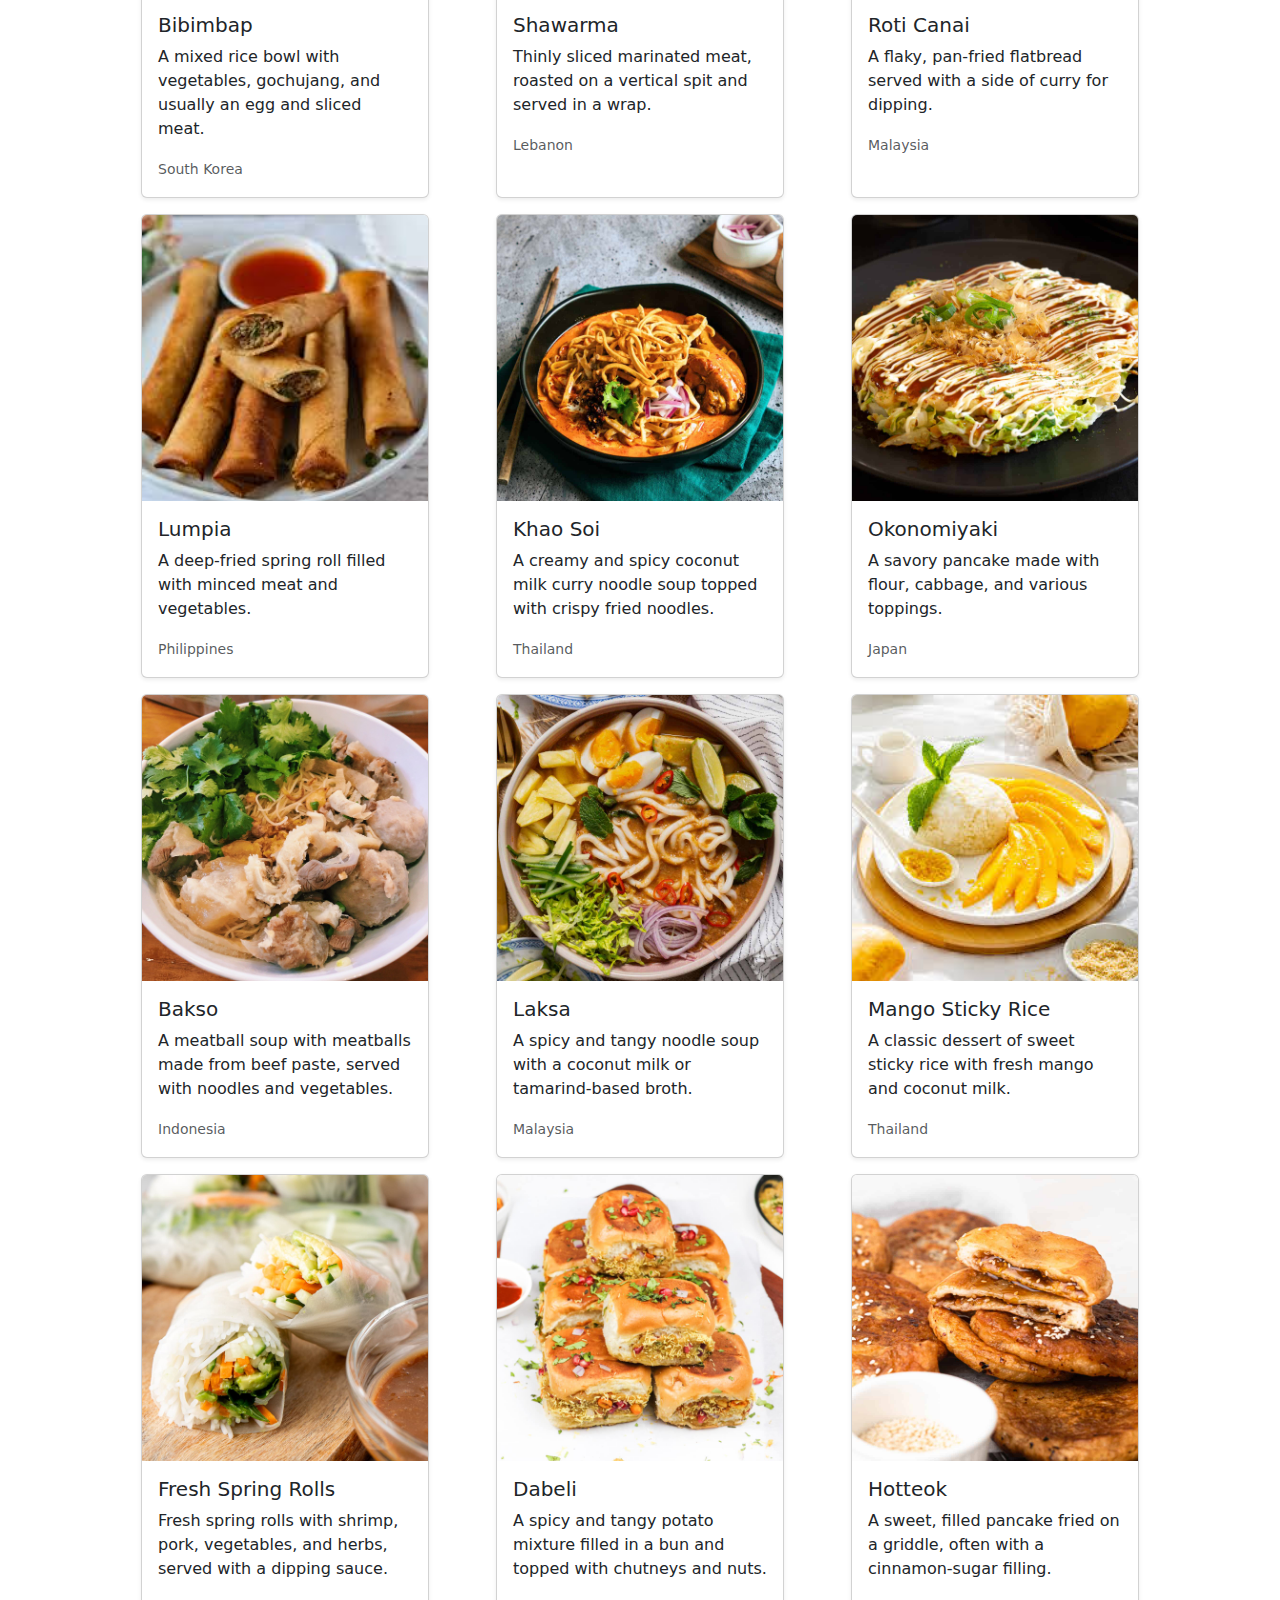
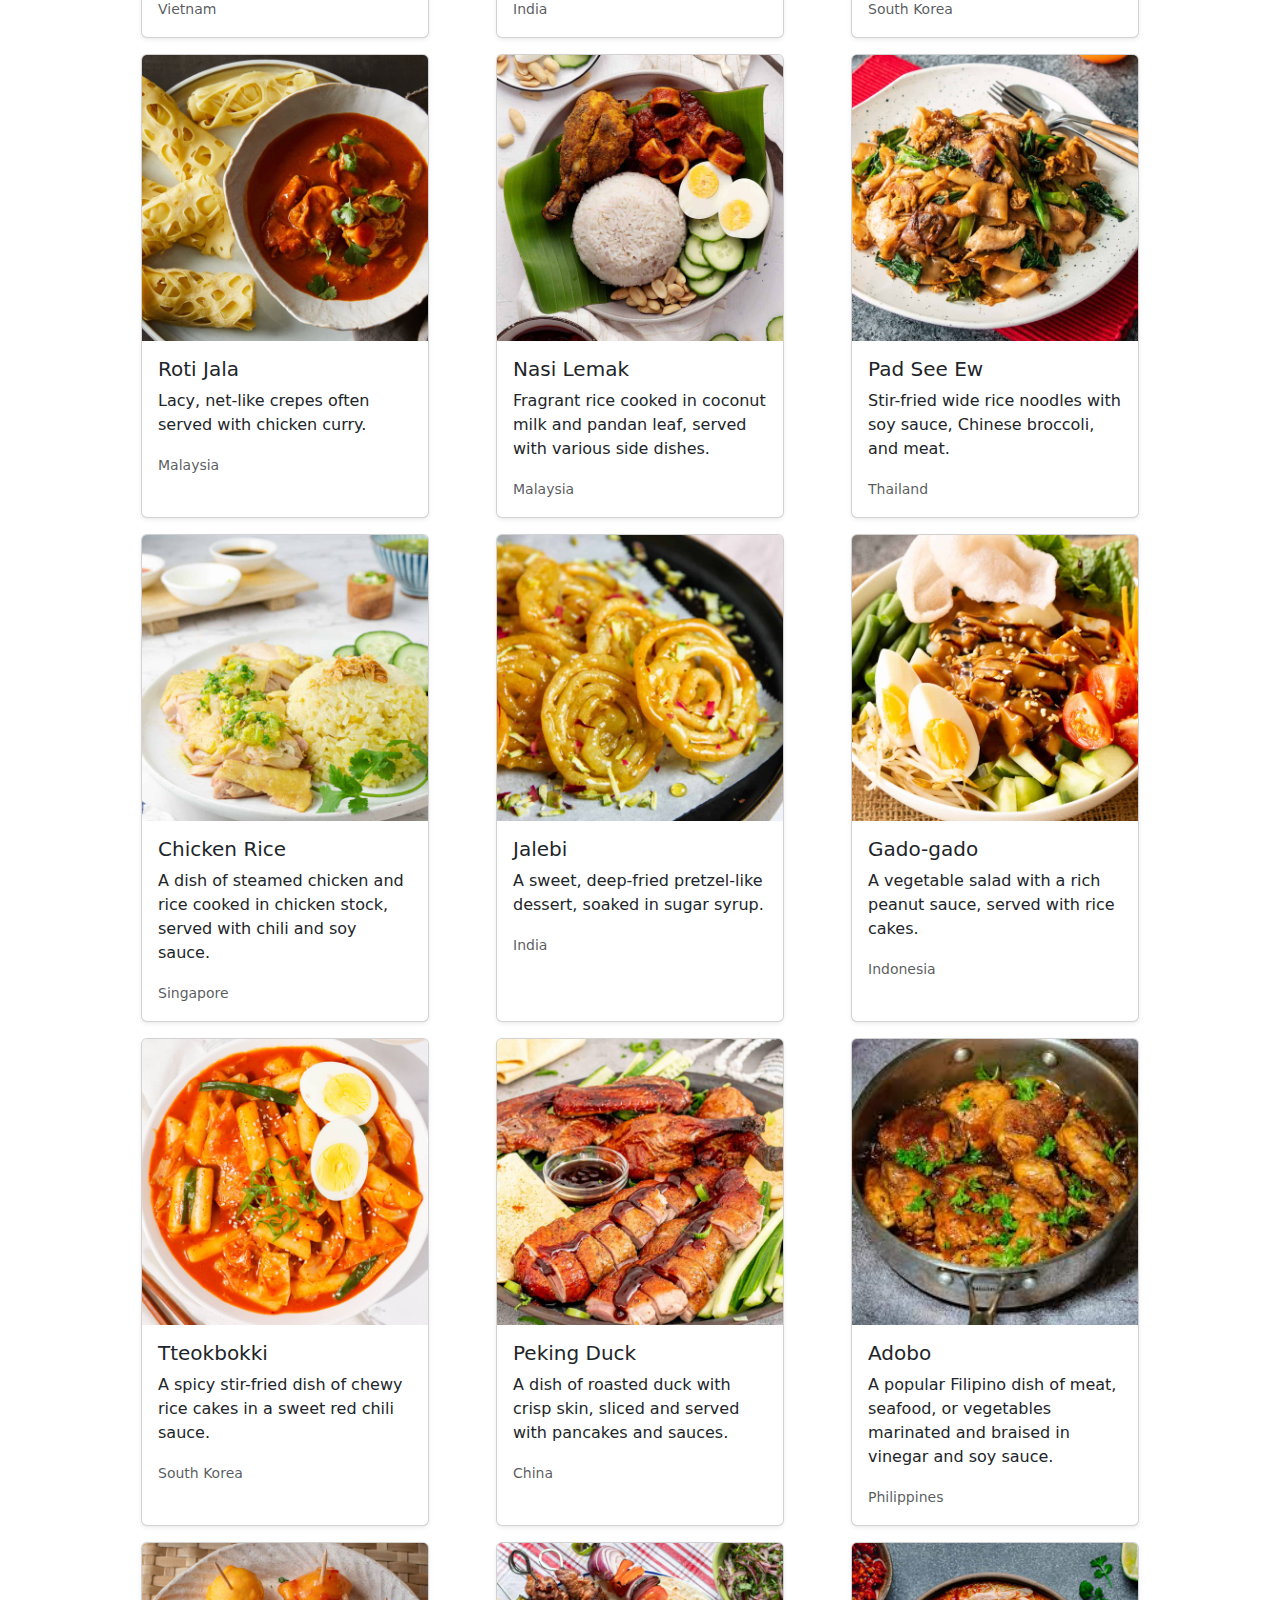
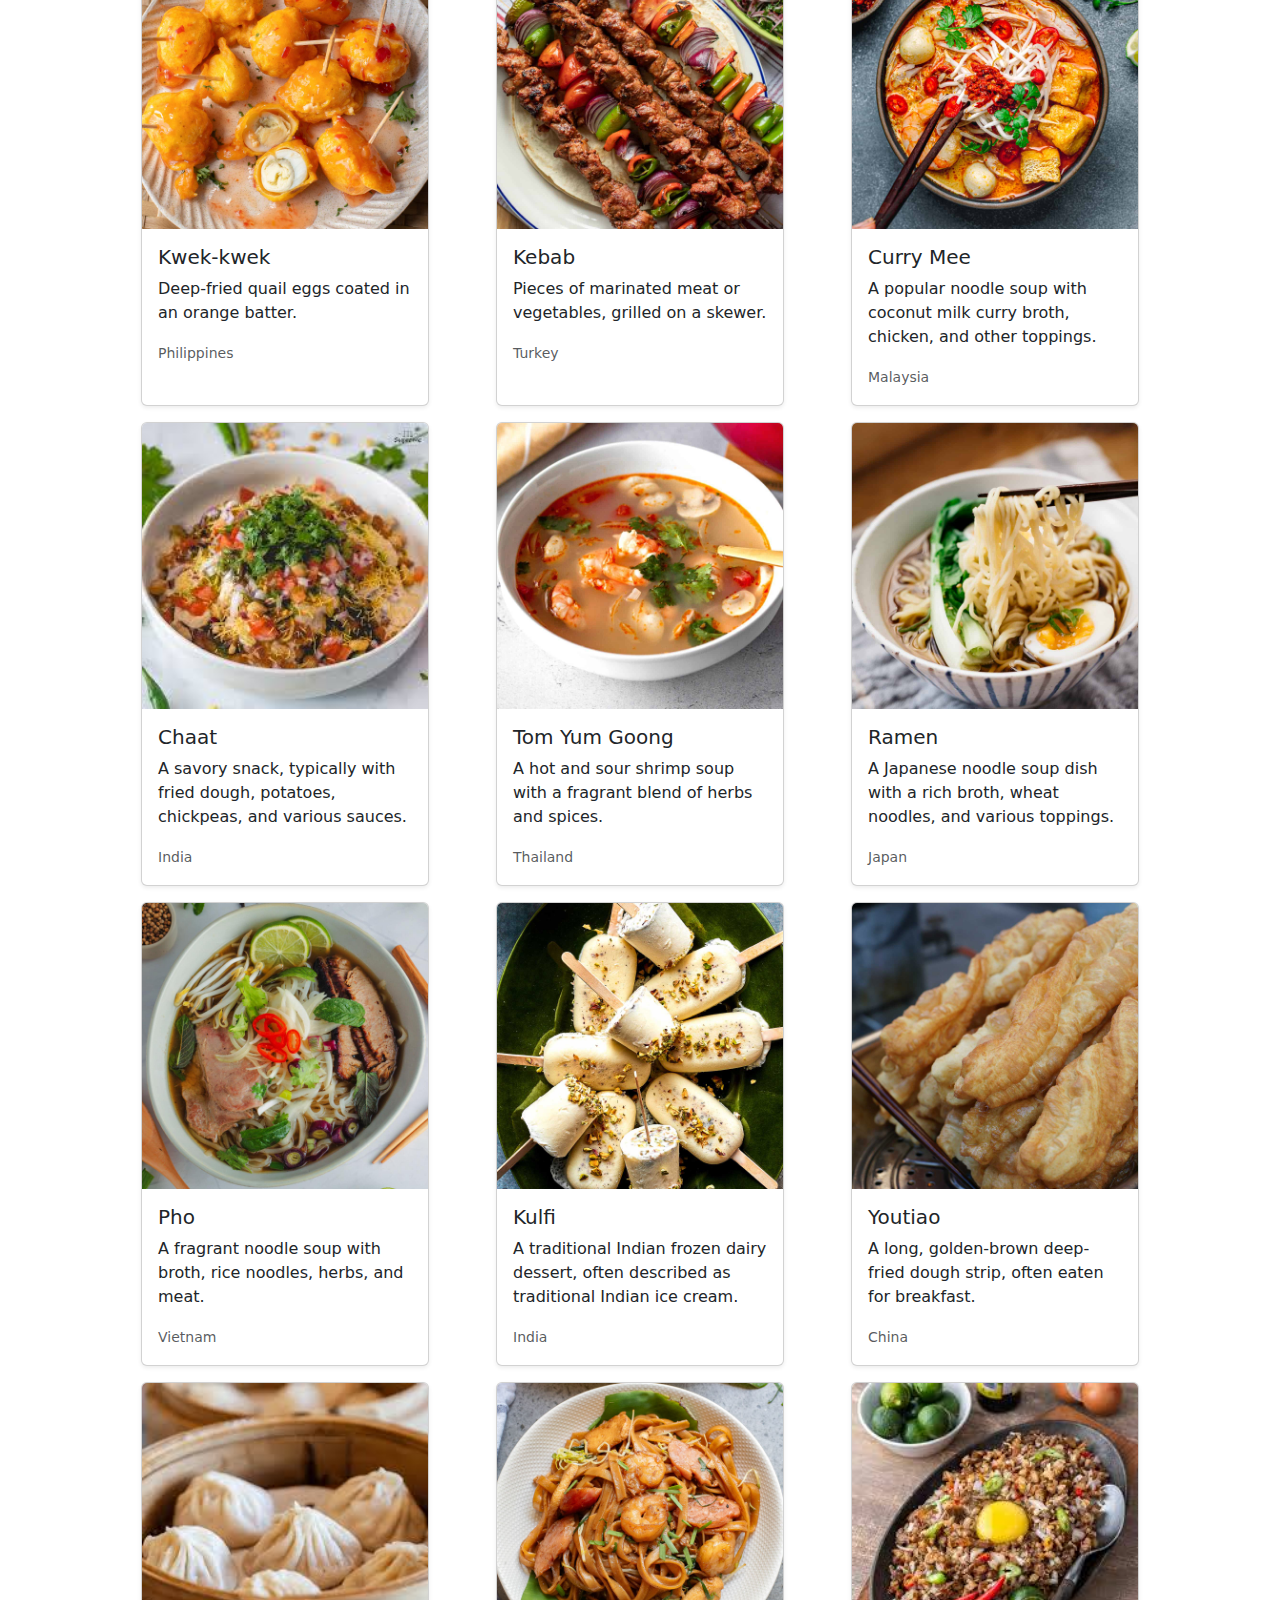
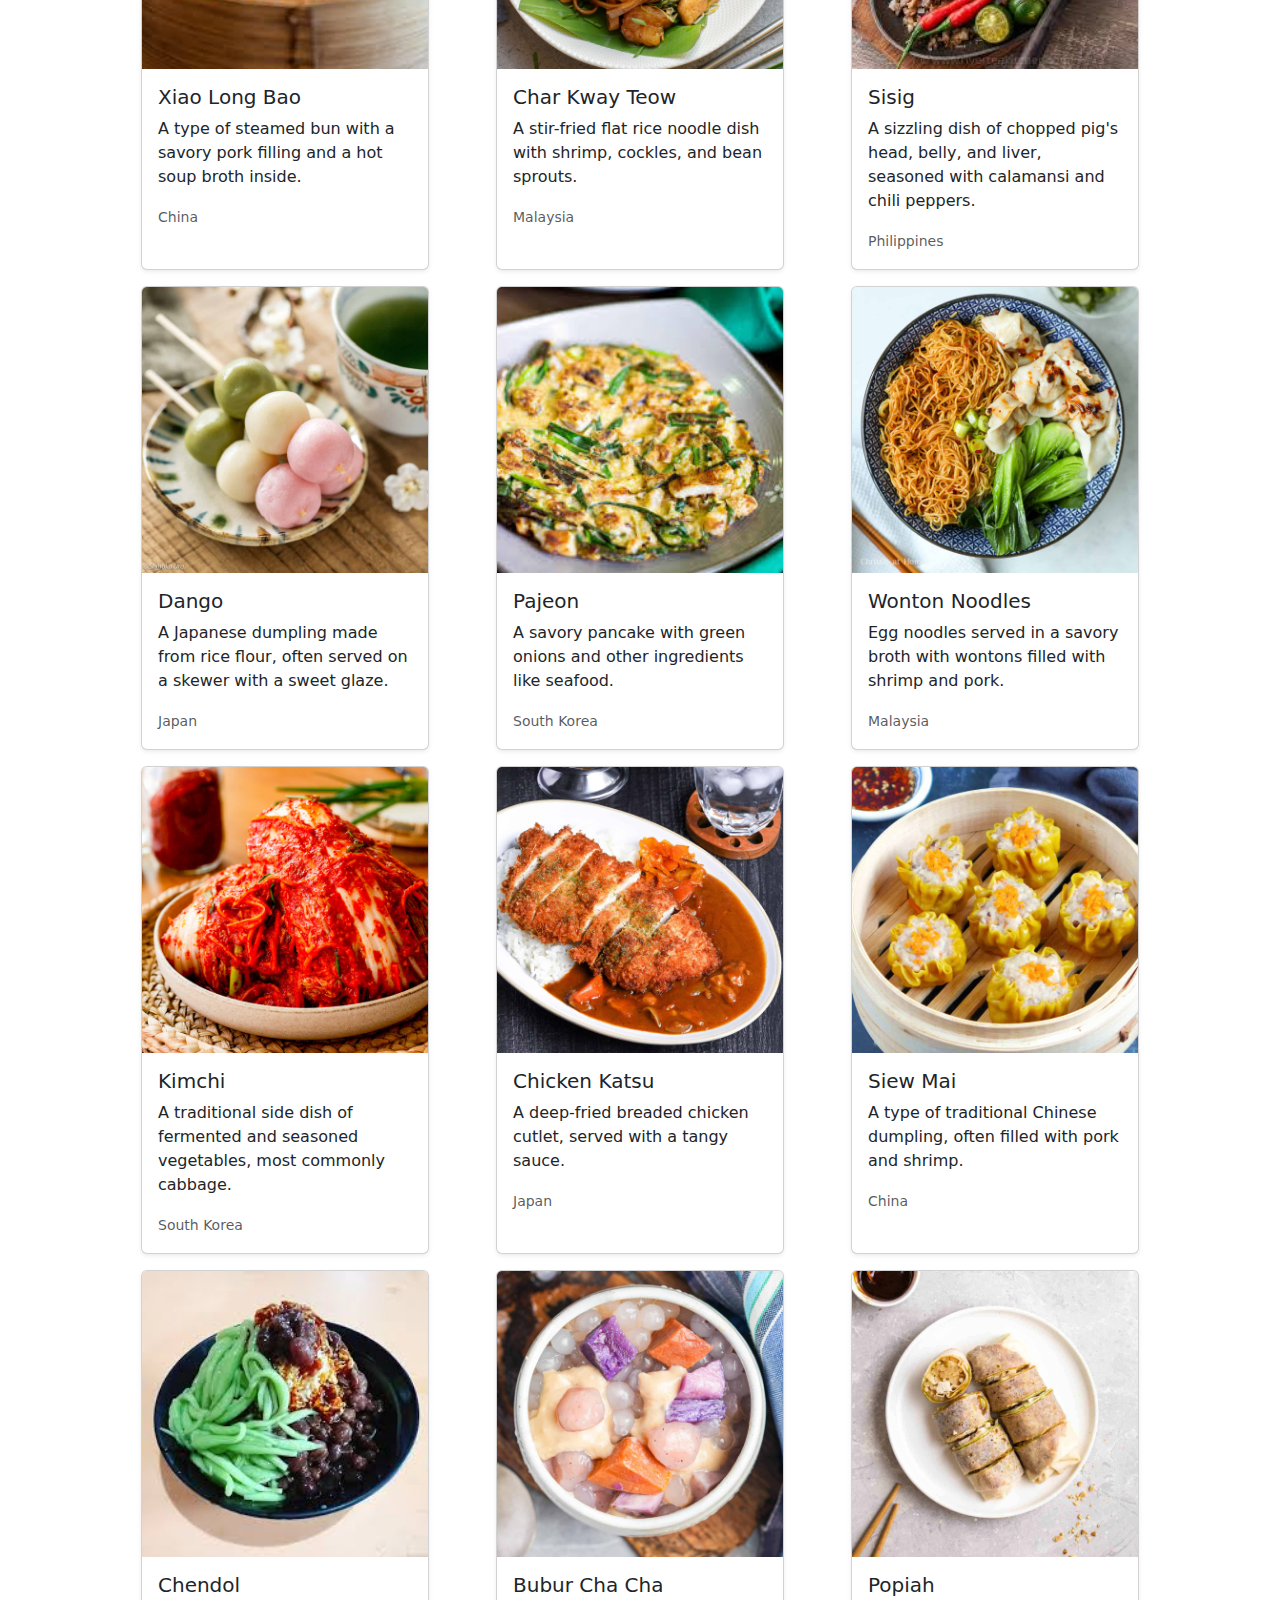
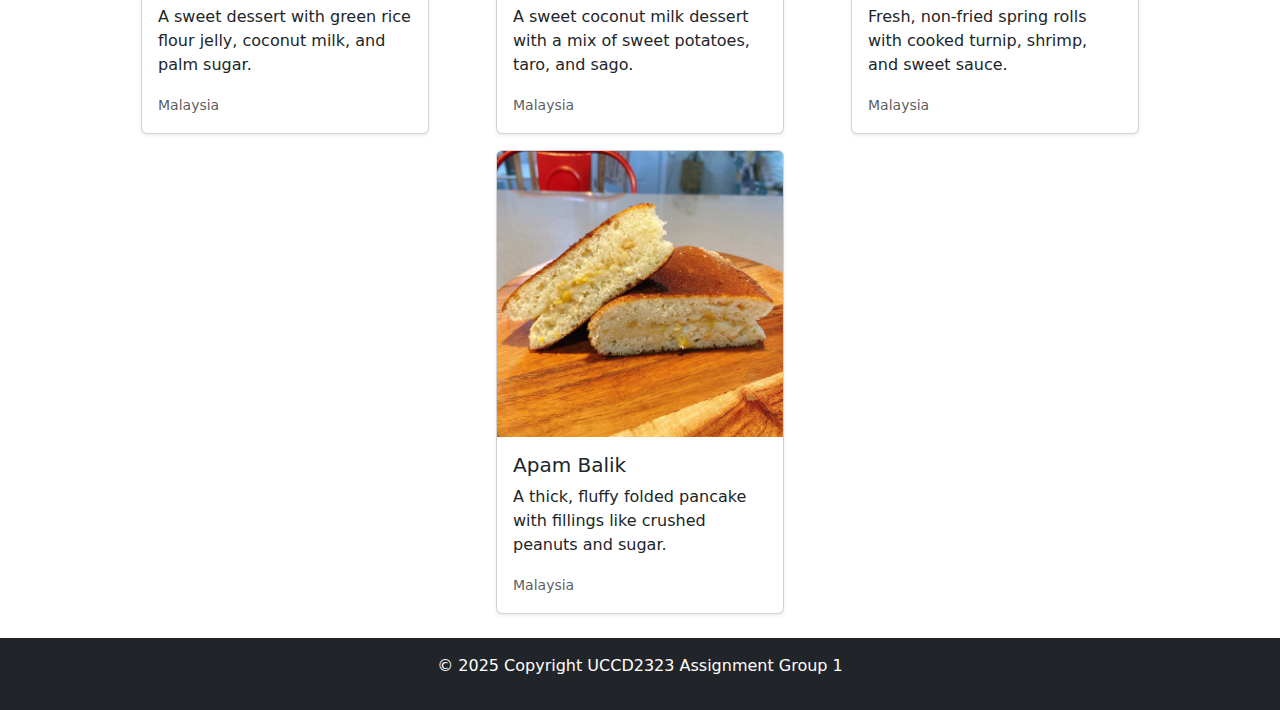
<file: foodList/foodList.html>
<!DOCTYPE html>
<html lang="en">

<head>
    <!--Meta Element-->
    <meta charset="UTF-8">
    <meta name="viewport" content="width=device-width, initial-scale=1.0">
    <meta name="description" content="List of street food">
    <meta name="author" content="Khor Jie Shen">

    <title>List of Street Food</title>

    <!--CSS File-->
    <link rel="stylesheet" href="foodList.css">

    <!-- Bootstrap CSS -->
    <link rel="stylesheet" href="https://cdn.jsdelivr.net/npm/bootstrap@5.3.2/dist/css/bootstrap.min.css">

    <!--Google Icon-->
    <link rel="stylesheet" href="https://fonts.googleapis.com/css2?family=Material+Symbols+Outlined:opsz,wght,FILL,GRAD@24,400,0,0&icon_names=fastfood" />

</head>

<body>
    <!--Navigation Bar-->
    <nav class="navbar navbar-expand-lg navbar-dark bg-dark">
        <div class="container-fluid">
            <a href="#" class="navbar-brand d-flex align-items-center" id="mainIcon">
                <span class="material-symbols-outlined m-2">fastfood</span>
                <strong>NOOUTSIDEFOOD</strong>
            </a>
            <button class="navbar-toggler" type="button" data-bs-toggle="collapse" data-bs-target="#navbarNav"
                aria-controls="navbarNav" aria-expanded="false" aria-label="Toggle navigation">
                <span class="navbar-toggler-icon"></span>
            </button>
            <div class="collapse navbar-collapse" id="navbarNav">
                <ul class="navbar-nav me-auto mb-2 mb-lg-0">
                    <li class="nav-item">
                        <a class="nav-link" aria-current="page" href="../userMain/userMain.html">Home</a>
                    </li>
                    <li class="nav-item">
                        <a class="nav-link active" aria-current="page" href="#">Food List</a>
                    </li>
                    <li class="nav-item">
                        <a class="nav-link" aria-current="page" href="../NearbyFood/NearbyFood.html">Nearby Food</a>
                    </li>
                    <li class="nav-item">
                        <a class="nav-link" aria-current="page" href="../caloriesCalculator/caloriesCalculator.html">Calories Calculator</a>
                    </li>
                    <li class="nav-item">
                        <a class="nav-link" aria-current="page" href="../foodRecipe/foodRecipe.html">Food Receipe</a>
                    </li>
                    <li class="nav-item">
                        <a class="nav-link" aria-current="page" href="../feedback/feedback.html">Feedback</a>
                    </li>
                </ul>
                <ul class="navbar-nav">
                    <li class="nav-item">
                        <button class="btn btn-danger" id="logoutButton">Logout</button>
                    </li>
                </ul>
            </div>
        </div>
    </nav>

    <!--Section Title-->
    <header class="bg-primary text-white text-center py-5">
        <h1 class="headerTitle">List of Street Food</h1>
    </header>

    <!--Food List Content-->
    <section class="container-fluid min-vh-100">
        <!--Food Search and Filter-->
        <form class="container d-flex p-3 justify-content-center" onSubmit="filterAndSearch(event)">
            <select name="country" id="country" class="m-2 p-2 w-25">
                <option value="allCountries" selected>All Countries</option>
                <option value="Thailand">Thailand</option>
                <option value="Indonesia">Indonesia</option>
                <option value="Japan">Japan</option>
                <option value="Vietnam">Vietnam</option>
                <option value="China">China</option>
                <option value="India">India</option>
                <option value="SouthKorea">South Korea</option>
                <option value="Lebanon">Lebanon</option>
                <option value="Malaysia">Malaysia</option>
                <option value="Philippines">Philippines</option>
                <option value="Singapore">Singapore</option>
                <option value="Turkey">Turkey</option>
            </select>
            <input type="text" id="searchFood" class="m-2 p-2 w-50" placeholder="Search for a street food name">
            <input type="submit" value="Search" class="m-2 p-2 w-25 bg-primary border border-white rounded text-white">
        </form>

        <!--Food Filter-->
        <div class="container d-flex p-3 justify-content-center">

        </div>

        <!--Food list in card form-->
        <div class="container">
            <div class="card-deck d-flex flex-wrap justify-content-evenly" id="foodContent"></div>
        </div>

    </section>

    <!--Page footer-->
    <footer class="text-white mt-3 py-3 bg-dark text-center">
        <div class="container-fluid ">
            <p class="d-5">&copy; 2025 Copyright UCCD2323 Assignment Group 1</p>
        </div>
    </footer>

    <!-- Bootstrap JS -->
    <script src="https://cdn.jsdelivr.net/npm/bootstrap@5.3.0/dist/js/bootstrap.bundle.min.js"></script>

    <!--JQuery CDN-->
    <script src="https://ajax.googleapis.com/ajax/libs/jquery/3.7.1/jquery.min.js"></script>
    
    <!--JavaScript File-->
    <script src="foodList.js"></script>
    <script src="../logout.js"></script>

</body>

</html>
</file>
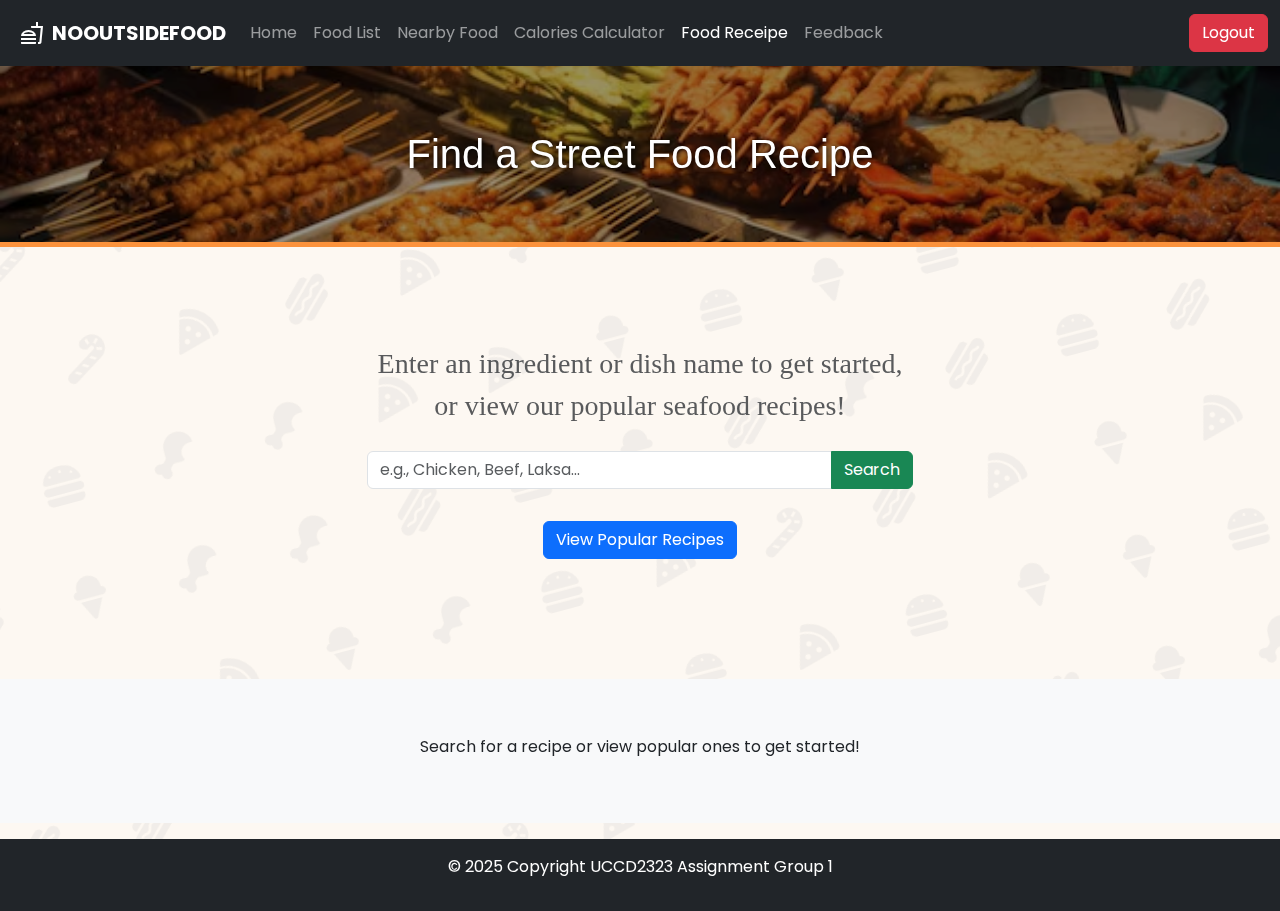
<file: foodRecipe/foodRecipe.html>
<!DOCTYPE html>
<html lang="en">

<head>
    <!-- Standard meta tags and links to external stylesheets -->
    <meta charset="UTF-8">
    <meta name="viewport" content="width=device-width, initial-scale=1.0">
    <title>Street Food Recipe Finder</title>

    <!-- External Stylesheets -->
    <link href="https://cdn.jsdelivr.net/npm/bootstrap@5.3.2/dist/css/bootstrap.min.css" rel="stylesheet">

    <!-- Custom styles -->
    <link rel="stylesheet" href="foodRecipe-styles.css"> 

    <!-- Google Font Poppins -->
    <link href="https://fonts.googleapis.com/css2?family=Poppins:wght@400;600;700;800&display=swap" rel="stylesheet">

    <!-- Font Awesome -->
    <link rel="stylesheet" href="https://cdnjs.cloudflare.com/ajax/libs/font-awesome/6.1.1/css/all.min.css">

    <!--Google Icon-->
    <link rel="stylesheet" href="https://fonts.googleapis.com/css2?family=Material+Symbols+Outlined:opsz,wght,FILL,GRAD@24,400,0,0&icon_names=fastfood" />
    
</head>

<body>
    <!--Navigation Bar-->
    <nav class="navbar navbar-expand-lg navbar-dark bg-dark">
        <div class="container-fluid">
            <a href="#" class="navbar-brand d-flex align-items-center" id="mainIcon">
                <span class="material-symbols-outlined m-2">fastfood</span>
                <strong>NOOUTSIDEFOOD</strong>
            </a>
            <button class="navbar-toggler" type="button" data-bs-toggle="collapse" data-bs-target="#navbarNav"
                aria-controls="navbarNav" aria-expanded="false" aria-label="Toggle navigation">
                <span class="navbar-toggler-icon"></span>
            </button>
            <div class="collapse navbar-collapse" id="navbarNav">
                <ul class="navbar-nav me-auto mb-2 mb-lg-0">
                    <li class="nav-item">
                        <a class="nav-link" aria-current="page" href="../userMain/userMain.html">Home</a>
                    </li>
                    <li class="nav-item">
                        <a class="nav-link" aria-current="page" href="../foodList/foodList.html">Food List</a>
                    </li>
                    <li class="nav-item">
                        <a class="nav-link" aria-current="page" href="../NearbyFood/NearbyFood.html">Nearby Food</a>
                    </li>
                    <li class="nav-item">
                        <a class="nav-link" aria-current="page" href="../caloriesCalculator/caloriesCalculator.html">Calories Calculator</a>
                    </li>
                    <li class="nav-item">
                        <a class="nav-link active" aria-current="page" href="#">Food Receipe</a>
                    </li>
                    <li class="nav-item">
                        <a class="nav-link" aria-current="page" href="../feedback/feedback.html">Feedback</a>
                    </li>
                </ul>
                <ul class="navbar-nav">
                    <li class="nav-item">
                        <button class="btn btn-danger" id="logoutButton">Logout</button>
                    </li>
                </ul>
            </div>
        </div>
    </nav>

    <!-- This empty div is the container for the animated food icon background. -->
    <div id="iconBackground" aria-hidden="true"></div>

    <header class="animated-header">
        <h1>Find a Street Food Recipe</h1>
        <div class="falling food" id="foodContainer"></div>
    </header>

    <main>
        <!-- Main search and action button section -->
        <div class="py-5 text-center container">
            <div class="row py-lg-5">
                <div class="col-lg-6 col-md-8 mx-auto">
                    <p class="lead text-body-secondary">Enter an ingredient or dish name to get started, or view our
                        popular seafood recipes!</p>
                    <div class="input-group my-4">
                        <input type="text" id="searchInput" class="form-control"
                            placeholder="e.g., Chicken, Beef, Laksa...">
                        <button id="searchBtn" class="btn btn-success">Search</button>
                    </div>
                    <p>
                        <button id="popularBtn" class="btn btn-primary my-2">View Popular Recipes</button>
                        <button id="toggleFavoritesBtn" class="btn btn-secondary my-2">Show Favorites</button>
                    </p>
                </div>
            </div>
        </div>

        <!-- Container where the recipe search results are displayed -->
        <div class="album py-5 bg-body-tertiary">
            <div class="container">
                <div id="resultsContainer" class="row row-cols-1 row-cols-sm-2 row-cols-md-3 g-3">
                    <!-- Recipe cards will be dynamically inserted here by JavaScript -->
                </div>
                <!-- A message area for loading text or error messages -->
                <p id="message" class="text-center mt-4"></p>
            </div>
        </div>

        <!-- Bootstrap Modal for displaying favorite recipes -->
        <div class="modal fade" id="favoritesModal" tabindex="-1" aria-labelledby="favoritesModalLabel"
            aria-hidden="true">
            <div class="modal-dialog modal-xl">
                <div class="modal-content">
                    <div class="modal-header">
                        <h1 class="modal-title fs-5" id="favoritesModalLabel">Your Favorite Recipes</h1>
                        <button type="button" class="btn-close" data-bs-dismiss="modal" aria-label="Close"></button>
                    </div>
                    <div class="modal-body">
                        <div id="favoritesContainer" class="row row-cols-1 row-cols-sm-2 row-cols-md-3 g-3">
                            <!-- Favorite recipe cards will be inserted here -->
                        </div>
                    </div>
                    <div class="modal-footer">
                        <button id="clearFavoritesBtn" class="btn btn-danger">Clear All Favorites</button>
                        <button type="button" class="btn btn-secondary" data-bs-dismiss="modal">Close</button>
                    </div>
                </div>
            </div>
        </div>

    </main>

    <!--Page footer-->
    <footer class="text-white mt-3 py-3 bg-dark text-center">
        <div class="container-fluid ">
            <p class="d-5">&copy; 2025 Copyright UCCD2323 Assignment Group 1</p>
        </div>
    </footer>
    
    <!-- Bootstrap JS -->
    <script src="https://cdn.jsdelivr.net/npm/bootstrap@5.3.0/dist/js/bootstrap.bundle.min.js"></script>

    <!-- JQuery CDN -->
    <script src="https://ajax.googleapis.com/ajax/libs/jquery/3.7.1/jquery.min.js"></script>

    <!-- Javascript File -->
    <script src="../logout.js"></script>
    <script src="/foodRecipe/foodRecipe-script.js"></script>
</body>

</html>
</file>
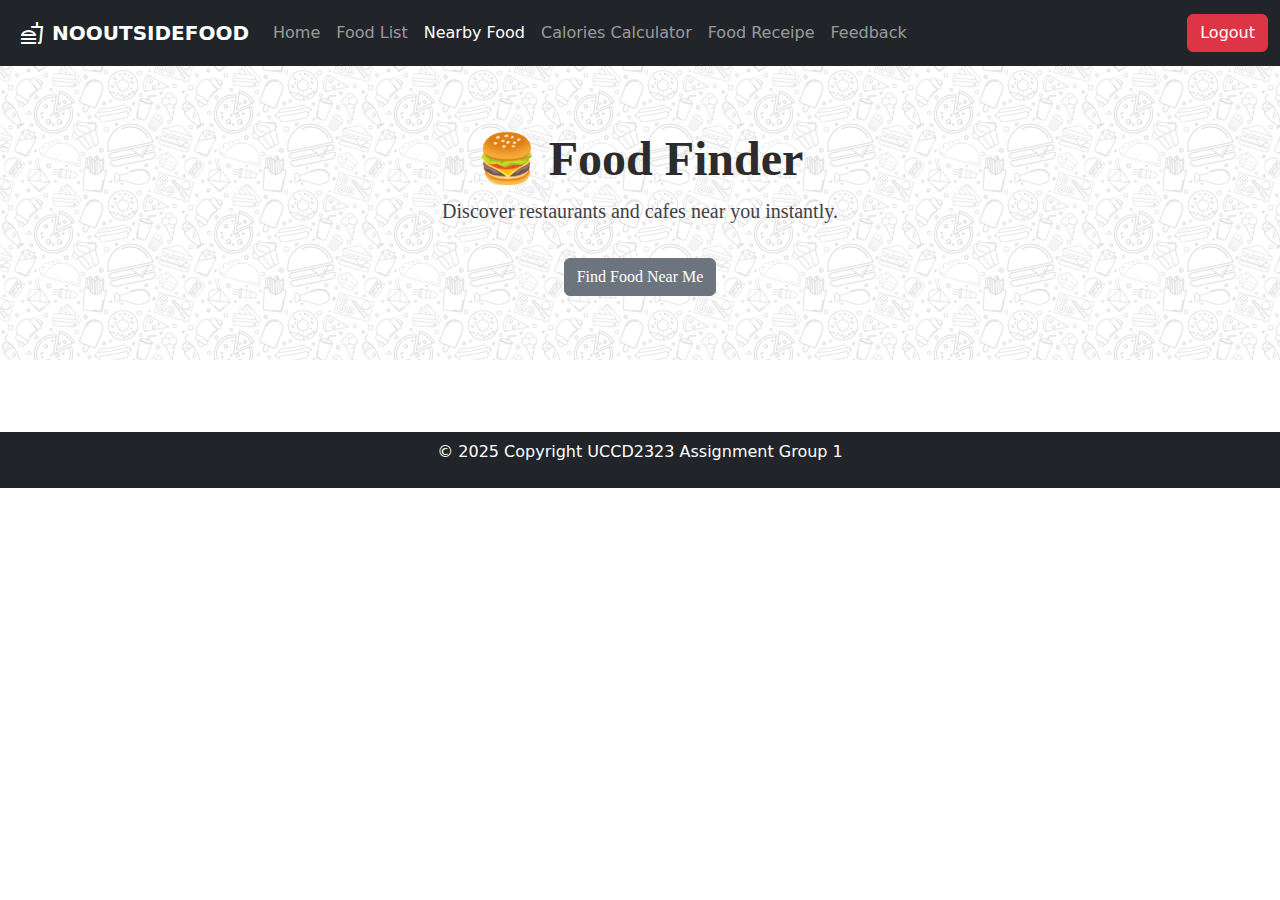
<file: NearbyFood/NearbyFood.html>
<!DOCTYPE html>
<html lang="en">

<head>
    <!--Meta Element-->
    <meta charset="UTF-8">
    <meta name="viewport" content="width=device-width, initial-scale=1.0">
    <meta name="description" content="List of street food">
    <meta name="author" content="">

    <title>Nearby Food</title>

    <!--CSS File-->
    <link rel="stylesheet" href="NearbyFood.css">

     <!-- Bootstrap CSS -->
    <link rel="stylesheet" href="https://cdn.jsdelivr.net/npm/bootstrap@5.3.2/dist/css/bootstrap.min.css">

    <!--Google Icon-->
    <link rel="stylesheet" href="https://fonts.googleapis.com/css2?family=Material+Symbols+Outlined:opsz,wght,FILL,GRAD@24,400,0,0&icon_names=fastfood" />

    <!-- Google Fonts -->
    <link rel="preconnect" href="https://fonts.googleapis.com">
    <link rel="preconnect" href="https://fonts.gstatic.com" crossorigin>
    <link href="https://fonts.googleapis.com/css2?family=Inter:wght@400;500;600;700&display=swap" rel="stylesheet">

</head>

<body>
    <!--Navigation Bar-->
    <nav class="navbar navbar-expand-lg navbar-dark bg-dark">
        <div class="container-fluid">
            <a href="#" class="navbar-brand d-flex align-items-center" id="mainIcon">
                <span class="material-symbols-outlined m-2">fastfood</span>
                <strong>NOOUTSIDEFOOD</strong>
            </a>
            <button class="navbar-toggler" type="button" data-bs-toggle="collapse" data-bs-target="#navbarNav"
                aria-controls="navbarNav" aria-expanded="false" aria-label="Toggle navigation">
                <span class="navbar-toggler-icon"></span>
            </button>
            <div class="collapse navbar-collapse" id="navbarNav">
                <ul class="navbar-nav me-auto mb-2 mb-lg-0">
                    <li class="nav-item">
                        <a class="nav-link" aria-current="page" href="../userMain/userMain.html">Home</a>
                    </li>
                    <li class="nav-item">
                        <a class="nav-link" aria-current="page" href="../foodList/foodList.html">Food List</a>
                    </li>
                    <li class="nav-item">
                        <a class="nav-link active" aria-current="page" href="../NearbyFood/NearbyFood.html">Nearby Food</a>
                    </li>
                    <li class="nav-item">
                        <a class="nav-link" aria-current="page" href="../caloriesCalculator/caloriesCalculator.html">Calories Calculator</a>
                    </li>
                    <li class="nav-item">
                        <a class="nav-link" aria-current="page" href="../foodRecipe/foodRecipe.html">Food Receipe</a>
                    </li>
                    <li class="nav-item">
                        <a class="nav-link" aria-current="page" href="../feedback/feedback.html">Feedback</a>
                    </li>
                </ul>
                <ul class="navbar-nav">
                    <li class="nav-item">
                        <button class="btn btn-danger" id="logoutButton">Logout</button>
                    </li>
                </ul>
            </div>
        </div>
    </nav>

    <!--Header-->
    <div class="header">
        <div class="container">
            <h1>🍔 Food Finder</h1>
            <p class="lead">Discover restaurants and cafes near you instantly.</p>
            <button id="find-food-btn" class="btn btn-secondary mt-3">
                Find Food Near Me
            </button>
        </div>
    </div>

    <section>
        <!-- Main Content -->
        <div class="container my-5">
            <!-- Loader Spinner -->
            <div id="loader" class="text-center">
                <div class="spinner-border text-primary" role="status" style="width: 3rem; height: 3rem;">
                    <span class="visually-hidden">Loading...</span>
                </div>
                <p class="mt-2">Getting your location and finding food...</p>
            </div>

            <!-- Error Message Display -->
            <div id="error-message" class="alert alert-danger text-center"></div>

            <!-- Results Grid -->
            <div id="results" class="row g-4">
                <!-- Nearby food places will be injected here by JavaScript -->
            </div>
        </div>
    </section>

    <!--Page footer-->
    <footer class="text-white bg-dark text-center">
        <div class="container-fluid py-2">
            <p class="d-5">&copy; 2025 Copyright UCCD2323 Assignment Group 1</p>
        </div>
    </footer>

    <!-- Bootstrap JS -->
    <script src="https://cdn.jsdelivr.net/npm/bootstrap@5.3.0/dist/js/bootstrap.bundle.min.js"></script>
    <!--JQuery CDN-->
    <script src="https://ajax.googleapis.com/ajax/libs/jquery/3.7.1/jquery.min.js"></script>
    <!-- JavaScript File -->
    <script src="NearbyFood.js"></script>
    <script src="../logout.js"></script>
    
</body>

</html>
</file>
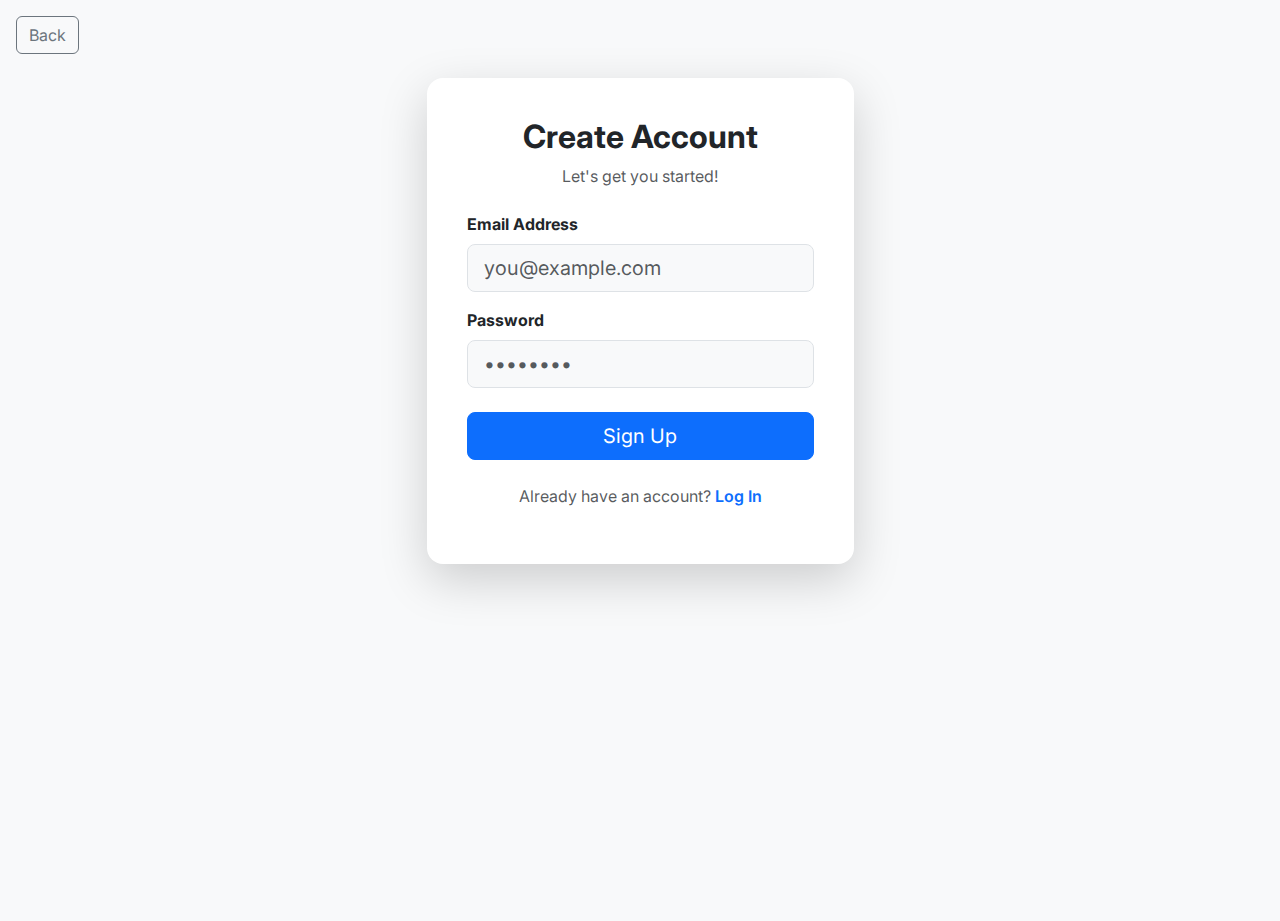
<file: userAuth/userAuth.html>
<!DOCTYPE html>
<html lang="en">

<head>
    <meta charset="UTF-8">

    <link rel="icon" type="image/svg+xml" href="https://camo.githubusercontent.com/13cf29fb7159a77be6809717b70ebbf783dabecf12f5174e6dfe4c102f2e485e/68747470733a2f2f63646e2d69636f6e732d706e672e666c617469636f6e2e636f6d2f3531322f343130382f343130383832342e706e67" />
    
    <meta name="viewport" content="width=device-width, initial-scale=1.0">
    <title>Login & Signup</title>

    <!-- Bootstrap CSS -->
    <link rel="stylesheet" href="https://cdn.jsdelivr.net/npm/bootstrap@5.3.2/dist/css/bootstrap.min.css">

    <!-- Google Fonts: Inter -->
    <link rel="preconnect" href="https://fonts.googleapis.com">
    <link rel="preconnect" href="https://fonts.gstatic.com" crossorigin>
    <link href="https://fonts.googleapis.com/css2?family=Inter:wght@400;500;600;700&display=swap" rel="stylesheet">

    <link href="userAuth.css" type="text/css" rel="stylesheet">
</head>

<body>
    <section class="vh-100">

        <!-- Back Button -->
        <div class="m-3">
            <button class="btn btn-outline-secondary">Back</button>
        </div>

        <!-- Login / Signup Form Content -->
        <div class="container mt-4 d-flex justify-content-center">
            <div class="card shadow-lg border-0 rounded-4 p-4">
                <div class="card-body">
                    <!-- Signup Form -->
                    <div id="signupForm" class="form-container">
                        <h2 class="fw-bold text-center text-dark mb-2">Create Account</h2>
                        <p class="text-center text-muted mb-4">Let's get you started!</p>
                        <form id="signup" novalidate>
                            <div class="mb-3">
                                <label for="signupEmail" class="form-label fw-bold">Email Address</label>
                                <input type="email" id="signupEmail" name="email"
                                    class="form-control form-control-lg bg-light" placeholder="you@example.com"
                                    required>
                            </div>
                            <div class="mb-4">
                                <label for="signupPassword" class="form-label fw-bold">Password</label>
                                <input type="password" id="signupPassword" name="password"
                                    class="form-control form-control-lg bg-light" placeholder="••••••••" required>
                            </div>
                            <button type="submit" class="w-100 btn btn-primary btn-lg">Sign Up</button>
                        </form>
                        <p class="text-center text-muted mt-4">Already have an account? <a href="#" id="showLogin"
                                class="fw-semibold text-primary text-decoration-none">Log In</a>
                        </p>
                    </div>

                    <!-- Login Form -->
                    <div id="loginForm" class="form-container form-hidden">
                        <h2 class="fw-bold text-center text-dark mb-2">Welcome Back!</h2>
                        <p class="text-center text-muted mb-4">Log in to continue.</p>
                        <form id="login" novalidate>
                            <div class="mb-3">
                                <label for="loginEmail" class="form-label fw-bold">Email Address</label>
                                <input type="email" id="loginEmail" name="email"
                                    class="form-control form-control-lg bg-light" placeholder="you@example.com"
                                    required>
                            </div>
                            <div class="mb-4">
                                <label for="loginPassword" class="form-label fw-bold">Password</label>
                                <input type="password" id="loginPassword" name="password" class="form-control form-control-lg bg-light" placeholder="••••••••" required>
                            </div>
                            <button type="submit" class="w-100 btn btn-primary btn-lg">Log In</button>
                        </form>
                        <p class="text-center text-muted mt-4">Don't have an account? <a href="#" id="showSignup"class="fw-semibold text-primary text-decoration-none">Sign Up</a></p>
                    </div>
                </div>
            </div>
        </div>
        </div>

        <!-- Message/Alert Box -->
        <div id="messageBox" class="alert position-absolute top-0 end-0 m-3 d-none" role="alert">
            <p id="messageText" class="mb-0"></p>
        </div>
    </section>



    <!-- Bootstrap JS -->
    <script src="https://cdn.jsdelivr.net/npm/bootstrap@5.3.0/dist/js/bootstrap.bundle.min.js"></script>
    
    <script src="userAuth.js"></script>
</body>


</html>
</file>
<file: ContactUs/ContactUs.css>
/*Import Google Font*/
@import url('https://fonts.googleapis.com/css2?family=Montserrat+Alternates:ital,wght@0,100;0,200;0,300;0,400;0,500;0,600;0,700;0,800;0,900;1,100;1,200;1,300;1,400;1,500;1,600;1,700;1,800;1,900&display=swap');

:root {
    --primary: rgb(102, 99, 110);
    /* Vibrant orange */
    --secondary: #c0b999;
    /* Mustard yellow */
    --dark: #2D3047;
    /* Navy blue */
    --light: #FFF8F0;
    /* Cream */
    --accent: #765dcf;
    /* Red */
}

header {
    background: url("https://png.pngtree.com/thumb_back/fh260/background/20250706/pngtree-street-food-stalls-in-korea-offer-festive-snacks-for-constitution-day-image_17474798.webp");
    background-size: cover;
}

body {
    font-family: 'Poppins', sans-serif;
    background-color: rgb(247, 246, 245); 
    
}


.headerTitle {
    font-family: "Montserrat Alternates", sans-serif;
    font-weight: 900;
    font-style: normal;
    color: black;
    text-shadow: 2px 2px white;
}



.contact-container {
    background-color: rgb(247, 246, 245);
    border-radius: 20px;
    overflow: hidden;
    border: 8px solid rgb(36, 20, 20);
}

.header-title {
    font-family: 'Fredoka One', cursive;
    color: var(--primary);
    text-shadow: 3px 3px 0 var(--secondary);
    letter-spacing: 1px;
}

.contact-image {
    background-image: url('../image/streetfood2.webp');
    background-size: cover;
    background-position: center;
    min-height: 100%;
    border-left: 8px solid rgb(36, 20, 20);
}

.btn-street {
    background-color: var(--primary);
    color: white;
    font-weight: bold;
    border: none;
    padding: 12px 30px;
    border-radius: 50px;
    transition: all 0.3s;
}

.btn-street:hover {
    background-color: var(--accent);
    transform: translateY(-3px);
    box-shadow: 0 5px 15px rgba(231, 29, 54, 0.3);
}

.form-control {
    border: 2px solid var(--secondary);
    border-radius: 10px;
    padding: 12px 15px;
}

.form-control:focus {
    border-color: var(--primary);
    box-shadow: 0 0 0 0.25rem rgba(255, 107, 53, 0.25);
}

.contact-icon {
    color: var(--primary);
    background-color: var(--secondary);
    width: 40px;
    height: 40px;
    border-radius: 50%;
    display: inline-flex;
    align-items: center;
    justify-content: center;
    margin-right: 15px;
}

.floating-food {
    position: absolute;
    opacity: 0.8;
    z-index: -1;
}

.food-1 {
    top: 10%;
    left: 5%;
    transform: rotate(-15deg);
    width: 80px;
}

.food-2 {
    bottom: 15%;
    right: 5%;
    transform: rotate(25deg);
    width: 100px;
}
</file>
<file: foodList/foodList.css>
@import url('https://fonts.googleapis.com/css2?family=Montserrat+Alternates:ital,wght@0,100;0,200;0,300;0,400;0,500;0,600;0,700;0,800;0,900;1,100;1,200;1,300;1,400;1,500;1,600;1,700;1,800;1,900&display=swap');

header {
    background: url("https://png.pngtree.com/thumb_back/fh260/background/20250706/pngtree-street-food-stalls-in-korea-offer-festive-snacks-for-constitution-day-image_17474798.webp"); 
    background-size: cover;
}

.headerTitle {
    font-family: "Montserrat Alternates", sans-serif;
    font-weight: 900;
    font-style: normal;
    color: black;
    text-shadow: 2px 2px white;
}
</file>
<file: NearbyFood/NearbyFood.css>
/*Import Google Font*/
@import url('https://fonts.googleapis.com/css2?family=Montserrat+Alternates:ital,wght@0,100;0,200;0,300;0,400;0,500;0,600;0,700;0,800;0,900;1,100;1,200;1,300;1,400;1,500;1,600;1,700;1,800;1,900&display=swap');

header {
    background: url("https://png.pngtree.com/thumb_back/fh260/background/20250706/pngtree-street-food-stalls-in-korea-offer-festive-snacks-for-constitution-day-image_17474798.webp");
    background-size: cover;
}

.headerTitle {
    font-family: "Montserrat Alternates", sans-serif;
    font-weight: 900;
    font-style: normal;
    color: black;
    text-shadow: 2px 2px white;
}

body {
    font-family: 'Inter', sans-serif;
    background-color: #f8f9fa;
}

.header {
    background-image: url("background.jpg");
    background-color: rgba(255, 255, 255, 0.7);
    background-blend-mode: lighten;
    color: rgb(44, 44, 46);
    padding: 4rem 0;
    font-family: "Alfa Slab One", serif;
    text-align: center;
}

.header h1 {
    font-weight: 700;
    font-size: 3rem;
}

.header p {
    font-size: 1.25rem;
    opacity: 0.9;
}

.btn-find {
    font-weight: 600;
    padding: 0.75rem 2rem;
    border-radius: 50px;
    transition: all 0.3s ease;
}

.place-card {
    border: none;
    border-radius: 15px;
    box-shadow: 0 10px 20px rgba(0, 0, 0, 0.08);
    transition: transform 0.3s ease, box-shadow 0.3s ease;
    overflow: hidden;
}

.place-card:hover {
    transform: translateY(-5px);
    box-shadow: 0 15px 25px rgba(0, 0, 0, 0.12);
}

.card-body {
    padding: 1.75rem;
}

.card-title {
    font-family: "Macondo", cursive;
    font-style: normal;
    font-weight: 600;
    color: #333;
}

.card-subtitle {
    color: #555;
}

.distance-badge {
    background-color: #322449;
    color: white;
    font-weight: 500;
    padding: 0.5em 0.9em;
    border-radius: 50px;
}

#loader,
#error-message {
    display: none;
}
</file>
<file: userAuth/userAuth.css>
body {
    font-family: 'Inter', sans-serif;
    background-color: #f8f9fa; 
    overflow:hidden;
}

.form-container {
    transition: opacity 0.3s ease-in, transform 0.3s ease-in;
}

.form-hidden {
    opacity: 0;
    transform: scale(0.95);
    pointer-events: none;
    position: absolute;
    width: 100%;
    left: 0;
}

.alert {
    z-index: 1050;
}

.back-btn button {
  padding: .5rem .75rem;
  border-radius: .375rem;
}
</file>
<file: caloriesCalculator/calories-styles.css>
/* Custom Styles to apply theme over Bootstrap */
body {
    font-family: 'Poppins', sans-serif;
    background-color: #fdf8f2;
}

/* --- START: Animated Background Styles --- */
/*Keyframes define the steps of an animation.
  This 'floatAnimation' creates a gentle floating and rotating effect for the background icons.*/
@keyframes floatAnimation {

    0%,
    100% {
        transform: translateY(0) rotate(0);
    }

    50% {
        transform: translateY(-15px) rotate(8deg);
    }
}

/*This is the main container for the animated background icons.*/
#iconBackground {
    position: fixed;
    top: 0;
    left: 0;
    width: 100%;
    height: 100vh;
    z-index: -1;
    display: flex;
    flex-wrap: wrap;
    align-items: center;
    justify-content: center;
    gap: 3rem 4rem;
    overflow: hidden;
    color: #e67e22;
    opacity: 0.08;
    transform: rotate(-15deg) scale(1.1);
}

/* Applies the floating animation to each individual icon */
#iconBackground i {
    font-size: 40px;
    animation: floatAnimation ease-in-out infinite;
}

/* --- END: Animated Background Styles --- */

h1,
h2 {
    color: #d9534f;
}

/* Overrides Bootstrap's default primary button color */
.btn-primary {
    background-color: #e67e22;
    border-color: #e67e22;
}

.btn-primary:hover {
    background-color: #d35400;
    border-color: #d35400;
}

.food-title {
    color: #e67e22;
}

.calories-highlight {
    color: #2c3e50;
}

.calories-highlight span {
    font-size: 0.5em;
    font-weight: 400;
    color: #777;
}

.image-preview-container {
    height: 300px;
    display: flex;
    align-items: center;
    justify-content: center;
}

.image-preview {
    max-height: 100%;
    max-width: 100%;
}

/* Simple CSS loading spinner */
.loader {
    border: 5px solid #f3f3f3;
    border-top: 5px solid #e67e22;
    border-radius: 50%;
    width: 40px;
    height: 40px;
    animation: spin 1s linear infinite;
    margin: 20px auto;
}

/* The rotation animation for the loader */
@keyframes spin {
    0% {
        transform: rotate(0deg);
    }

    100% {
        transform: rotate(360deg);
    }
}

/* Styles for items in the history list */
.history-item {
    display: flex;
    align-items: center;
    gap: 15px;
    cursor: pointer;
    /* Indicates the item is clickable */
}

.history-item img {
    width: 50px;
    height: 50px;
    border-radius: 8px;
    object-fit: cover;
    background-color: #e67e22;
}

/* Styles for social media sharing icons */
.social-icon {
    display: inline-block;
    width: 40px;
    height: 40px;
    line-height: 40px;
    border-radius: 50%;
    color: white;
    margin: 0 5px;
    text-align: center;
}

.facebook {
    background-color: #3b5998;
}

.twitter {
    background-color: #1da1f2;
}

/* Styles for food image thumbnails */
.result-thumb {
    width: 140px;
    height: 140px;
    object-fit: cover;
    border-radius: 16px;
    background: #eee;
}

.food-row-thumb {
    width: 48px;
    height: 48px;
    object-fit: cover;
    border-radius: 8px;
    background-color: #eee;
}


/* Result layout: image on the left, vertically centered; big kcal */
.result-header {
    display: flex;
    align-items: center;
    gap: 20px;
}

/* Large calorie display for the main result */
.calories-highlight-xl {
    font-size: clamp(36px, 6vw, 56px);
    /* Responsive font size */
    font-weight: 800;
    line-height: 1.1;
}

.calories-highlight-xl span {
    font-weight: 600;
    font-size: .6em;
    opacity: .75;
}

/* Candidate grid when multiple matches are found */
.candidate-grid {
    display: grid;
    /* Creates a responsive grid that fills columns with cards of at least 140px */
    grid-template-columns: repeat(auto-fill, minmax(140px, 1fr));
    gap: 16px;
}

.candidate-card {
    display: flex;
    flex-direction: column;
    align-items: center;
    gap: 8px;
    border: 1px solid rgba(0, 0, 0, .08);
    border-radius: 14px;
    padding: 12px;
    background: white;
    box-shadow: 0 2px 8px rgba(0, 0, 0, .06);
    transition: transform .08s ease, box-shadow .2s ease;
    cursor: pointer;
}

.candidate-card:hover {
    transform: translateY(-1px);
    /* Slight lift effect on hover */
    box-shadow: 0 6px 16px rgba(0, 0, 0, .10);
}

.candidate-card img {
    width: 120px;
    height: 120px;
    object-fit: cover;
    border-radius: 12px;
    background: #eee;
}

.candidate-name {
    font-weight: 600;
    text-align: center;
    font-size: .95rem;
}

.candidate-calories {
    font-size: 0.8rem;
    color: #777;
    font-weight: 500;
}

.animated-header {
    position: relative;
    padding: 4rem 2rem;
    /* Increased padding for better visual */
    text-align: center;
    overflow: hidden;
    /* This is important to contain the zoom effect */
    border-bottom: 5px solid #fb923c;

    /* Set the background image */
    background-image: url('../image/asian-street-food-traditional-oriental-dishes-street-market-generative-ai_77190-12992.avif');
    background-size: cover;
    background-position: center;

    /* Apply the animation */
    animation: kenBurnsEffect 25s linear infinite alternate;
}

/* Add a dark overlay so the text is easier to read */
.animated-header::before {
    content: '';
    position: absolute;
    top: 0;
    left: 0;
    width: 100%;
    height: 100%;
    background-color: rgba(0, 0, 0, 0.4);
    /* 40% black overlay */
    z-index: 1;
    /* Sits on top of the background image */
}

/* Update H1 styling for better contrast */
.animated-header h1 {
    font-family: 'Arial', sans-serif;
    font-size: 3.5rem;
    color: #ffffff;
    /* Change text color to white */
    text-shadow: 2px 2px 8px rgba(0, 0, 0, 0.7);
    /* Add shadow for readability */
    z-index: 3;
    /* Ensure title is above the overlay and emojis */
    position: relative;
}

/* --- Keyframes for Header Animation --- */
@keyframes kenBurnsEffect {
    0% {
        background-size: 100%;
    }

    100% {
        background-size: 120%;
    }

}
</file>
<file: feedback/feedback-styles.css>
/* Custom Styles to apply theme over Bootstrap */
body {
    font-family: 'Poppins', sans-serif;
    background-color: #fdf8f2;
}

/* --- START: Animated Background Styles --- */
/* Keyframes define the steps of an animation.
This 'floatAnimation' creates a gentle floating and rotating effect for the background icons. */
@keyframes floatAnimation {

    0%,
    100% {
        transform: translateY(0) rotate(0);
    }

    50% {
        transform: translateY(-15px) rotate(8deg);
    }
}

/* This is the main container for the animated background icons.*/
#iconBackground {
    position: fixed;
    top: 0;
    left: 0;
    width: 100%;
    height: 100vh;
    z-index: -1;
    display: flex;
    flex-wrap: wrap;
    align-items: center;
    justify-content: center;
    gap: 3rem 4rem;
    overflow: hidden;
    color: #e67e22;
    opacity: 0.08;
    transform: rotate(-15deg) scale(1.1);
}

/* Applies the floating animation to each individual icon */
#iconBackground i {
    font-size: 40px;
    animation: floatAnimation ease-in-out infinite;
}

/* --- END: Animated Background Styles --- */

h1,
h2 {
    color: #d9534f;
}

.btn-primary {
    background-color: #d9534f;
    border-color: #d9534f;
}

.btn-primary:hover {
    background-color: #c9302c;
    border-color: #c9302c;
}

/* --- START: Range Slider Fill Styles --- */
/* This custom property is set by JavaScript to control the fill percentage. */
.form-range {
    --fill-percent: 50%;
    /* Default value, updated by JS */
}

/* Override Bootstrap's default track to apply a solid two-tone fill. */
.form-range::-webkit-slider-runnable-track {
    background: linear-gradient(to right, #d9534f var(--fill-percent), #dee2e6 var(--fill-percent));
}

.form-range::-moz-range-track {
    background: linear-gradient(to right, #d9534f var(--fill-percent), #dee2e6 var(--fill-percent));
}

/* Ensure the thumb (handle) color matches the filled track color. */
.form-range::-webkit-slider-thumb {
    background: #d9534f;
}

.form-range::-moz-range-thumb {
    background: #d9534f;
}

/* --- END: Range Slider Fill Styles --- */

.accordion-button:not(.collapsed) {
    background-color: #fdf8f2;
    color: #d9534f;
}

.accordion-button:focus {
    box-shadow: 0 0 0 0.25rem rgba(217, 83, 79, 0.25);
}

.review-card {
    border-left: 5px solid #5cb85c;
}

.review-card .stall {
    color: #d9534f;
    font-weight: 600;
}

.review-actions {
    position: absolute;
    top: 1rem;
    right: 1rem;
}

.action-btn {
    background: none;
    border: none;
    cursor: pointer;
    color: #6c757d;
}

.action-btn:hover {
    color: #343a40;
}

.social-icon {
    display: inline-block;
    width: 40px;
    height: 40px;
    line-height: 40px;
    border-radius: 50%;
    color: white;
    margin: 0 5px;
    text-align: center;
}

.facebook {
    background-color: #3b5998;
}

.twitter {
    background-color: #1da1f2;
}

.instagram {
    background-color: #e1306c;
}

.animated-header {
    position: relative;
    padding: 4rem 2rem;
    /* Increased padding for better visual */
    text-align: center;
    overflow: hidden;
    /* This is important to contain the zoom effect */
    border-bottom: 5px solid #fb923c;

    /* Set the background image (make sure the path is correct) */
    background-image: url('../image/asian-street-food-traditional-oriental-dishes-street-market-generative-ai_77190-12992.avif');
    background-repeat: no-repeat;
    background-size: cover;
    background-position: center;
}

/* Add a dark overlay so the text is easier to read */
.animated-header::before {
    content: '';
    position: absolute;
    top: 0;
    left: 0;
    width: 100%;
    height: 100%;
    background-color: rgba(0, 0, 0, 0.4);
    /* 40% black overlay */
    z-index: 1;
    /* Sits on top of the background image */
}

/* Update H1 styling for better contrast */
.animated-header h1 {
    font-family: 'Arial', sans-serif;
    font-size: 2.5rem;
    color: #ffffff;
    /* Change text color to white */
    text-shadow: 1px 1px 4px rgba(0, 0, 0, 0.8);
    /* Add shadow for readability */
    z-index: 3;
    /* Ensure title is above the overlay and emojis */
    position: relative;
    margin: 0;
}
</file>
<file: foodRecipe/foodRecipe-styles.css>
body {
    font-family: 'Poppins', sans-serif;
    background-color: #fdf8f2;
    /* Sets the consistent background color */
}

/* --- START: Animated Background Styles --- */
/**
 * Keyframes define the steps of an animation.
 * This 'floatAnimation' creates a gentle floating and rotating effect for the background icons.
 */
@keyframes floatAnimation {

    0%,
    100% {
        transform: translateY(0) rotate(0);
    }

    50% {
        transform: translateY(-15px) rotate(8deg);
    }
}

/**
 * This is the main container for the animated background icons.
 */
#iconBackground {
    position: fixed;
    /* Keeps the background fixed in place during scroll */
    top: 0;
    left: 0;
    width: 100%;
    height: 100vh;
    /* Full viewport height */
    z-index: -1;
    /* Places the background behind all other content */
    display: flex;
    flex-wrap: wrap;
    align-items: center;
    justify-content: center;
    gap: 3rem 4rem;
    overflow: hidden;
    /* Prevents scrollbars if icons go off-screen */
    color: #6c757d;
    /* Using a color from the existing theme */
    opacity: 0.08;
    /* Makes the icons very faint, like a watermark */
    transform: rotate(-15deg) scale(1.1);
    /* Tilts the whole grid for a dynamic look */
}

/* Applies the floating animation to each individual icon */
#iconBackground i {
    font-size: 40px;
    animation: floatAnimation ease-in-out infinite;
}

/* --- END: Animated Background Styles --- */

.fw-light {
    font-weight: 300 !important;
}

.lead {
    font-size: 1.25rem;
    font-weight: 300;
}

/* Custom styles for the favorite button (star icon) on recipe cards */
.favorite-btn {
    background: none;
    border: none;
    font-size: 1.5em;
    cursor: pointer;
    color: #6c757d;
    /* Default color for an unfavorited item */
    padding: 0;
    line-height: 1;
}

/* This class is added by JavaScript when an item is favorited */
.favorite-btn.favorited {
    color: #ffc107;
    /* Gold color for a favorited item */
}

.animated-header {
    position: relative;
    padding: 4rem 2rem;
    /* Increased padding for better visual */
    text-align: center;
    overflow: hidden;
    /* This is important to contain the zoom effect */
    border-bottom: 5px solid #fb923c;

    /* Set the background image (make sure the path is correct) */
    background-image: url('../image/asian-street-food-traditional-oriental-dishes-street-market-generative-ai_77190-12992.avif');
    background-size: cover;
    background-repeat: no-repeat;
    background-position: center;
}

/* Add a dark overlay so the text is easier to read */
.animated-header::before {
    content: '';
    position: absolute;
    top: 0;
    left: 0;
    width: 100%;
    height: 100%;
    background-color: rgba(0, 0, 0, 0.4);
    z-index: 1;
}

/* Update H1 styling for better contrast */
.animated-header h1 {
    font-family: 'Arial', sans-serif;
    font-size: 2.5rem;
    color: #ffffff;
    text-shadow: 1px 1px 4px rgba(0, 0, 0, 0.8);
    z-index: 3;
    position: relative;
    margin: 0;
}

.py-5.text-center.container .lead {
    font-family: 'Fredoka One', cursive;
    font-size: 1.75rem;
    color: #343a40;
    /* A darker gray for better contrast */

}
</file>
